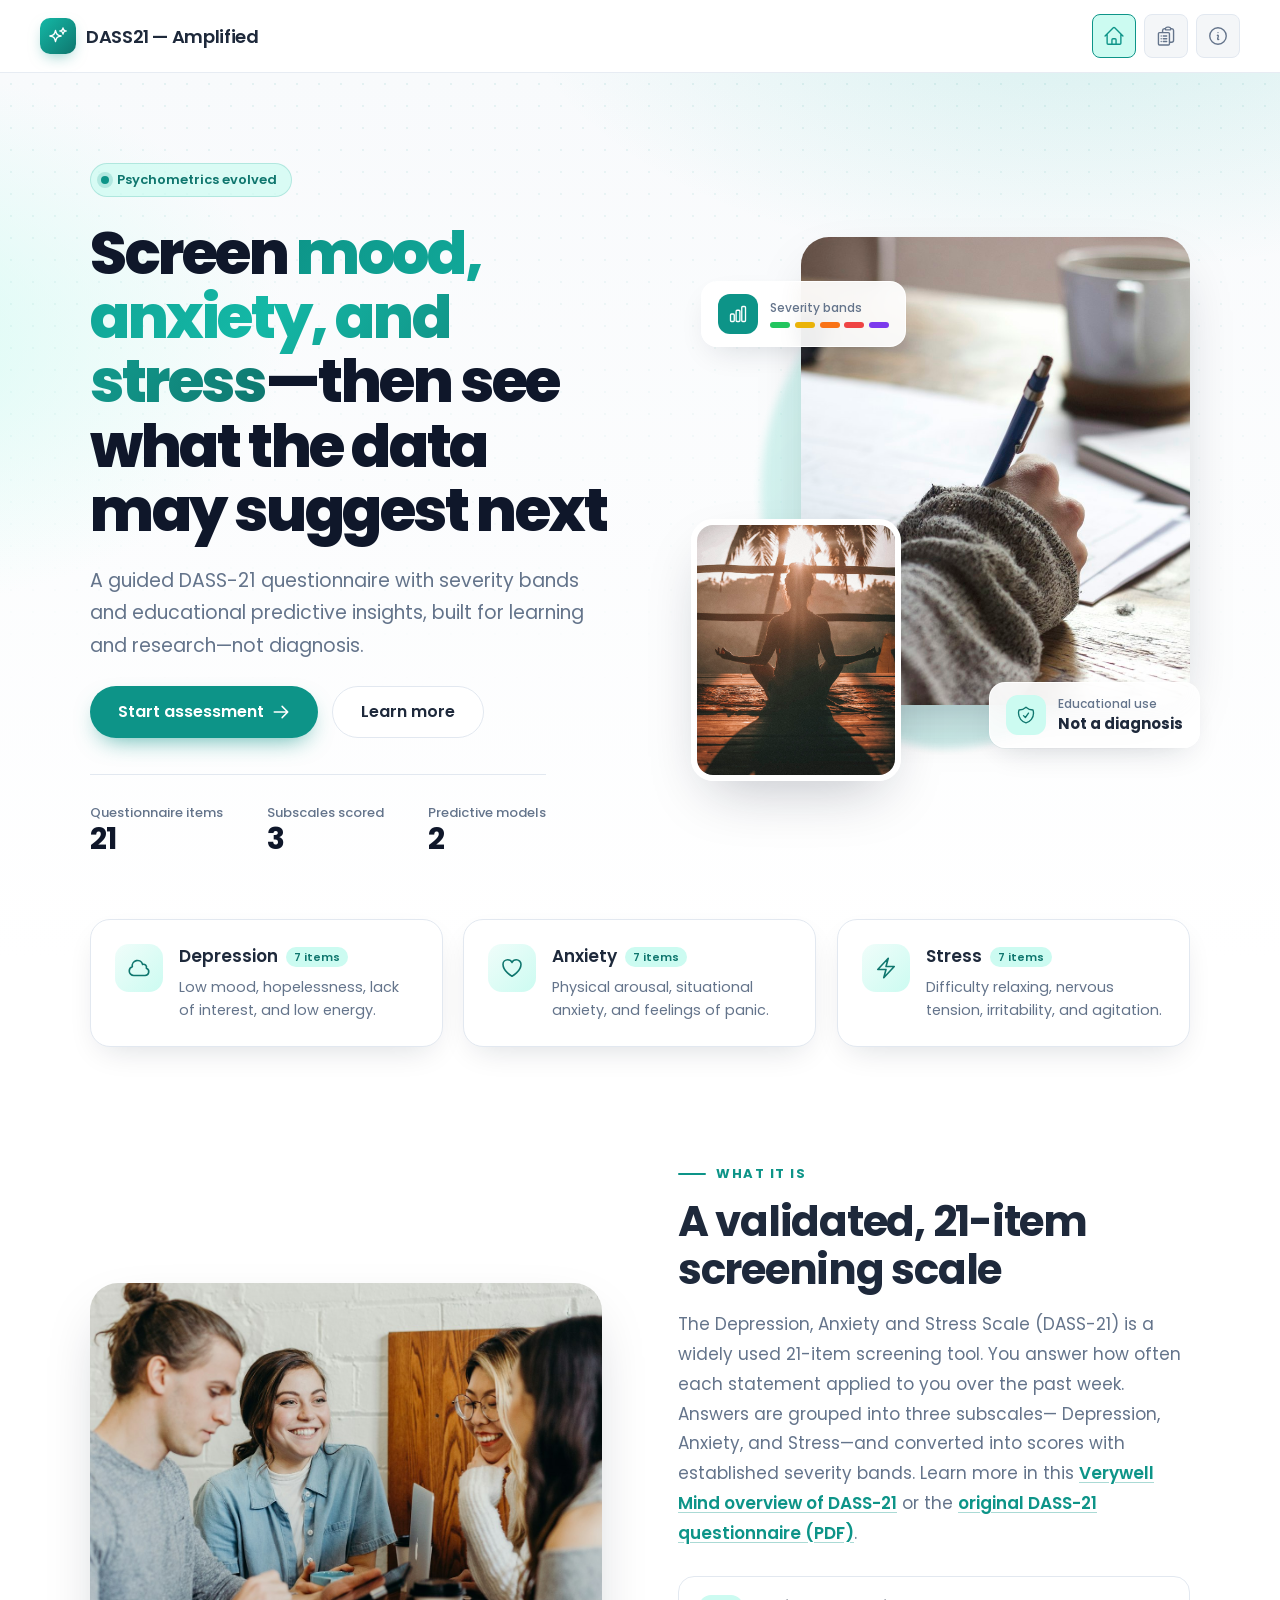
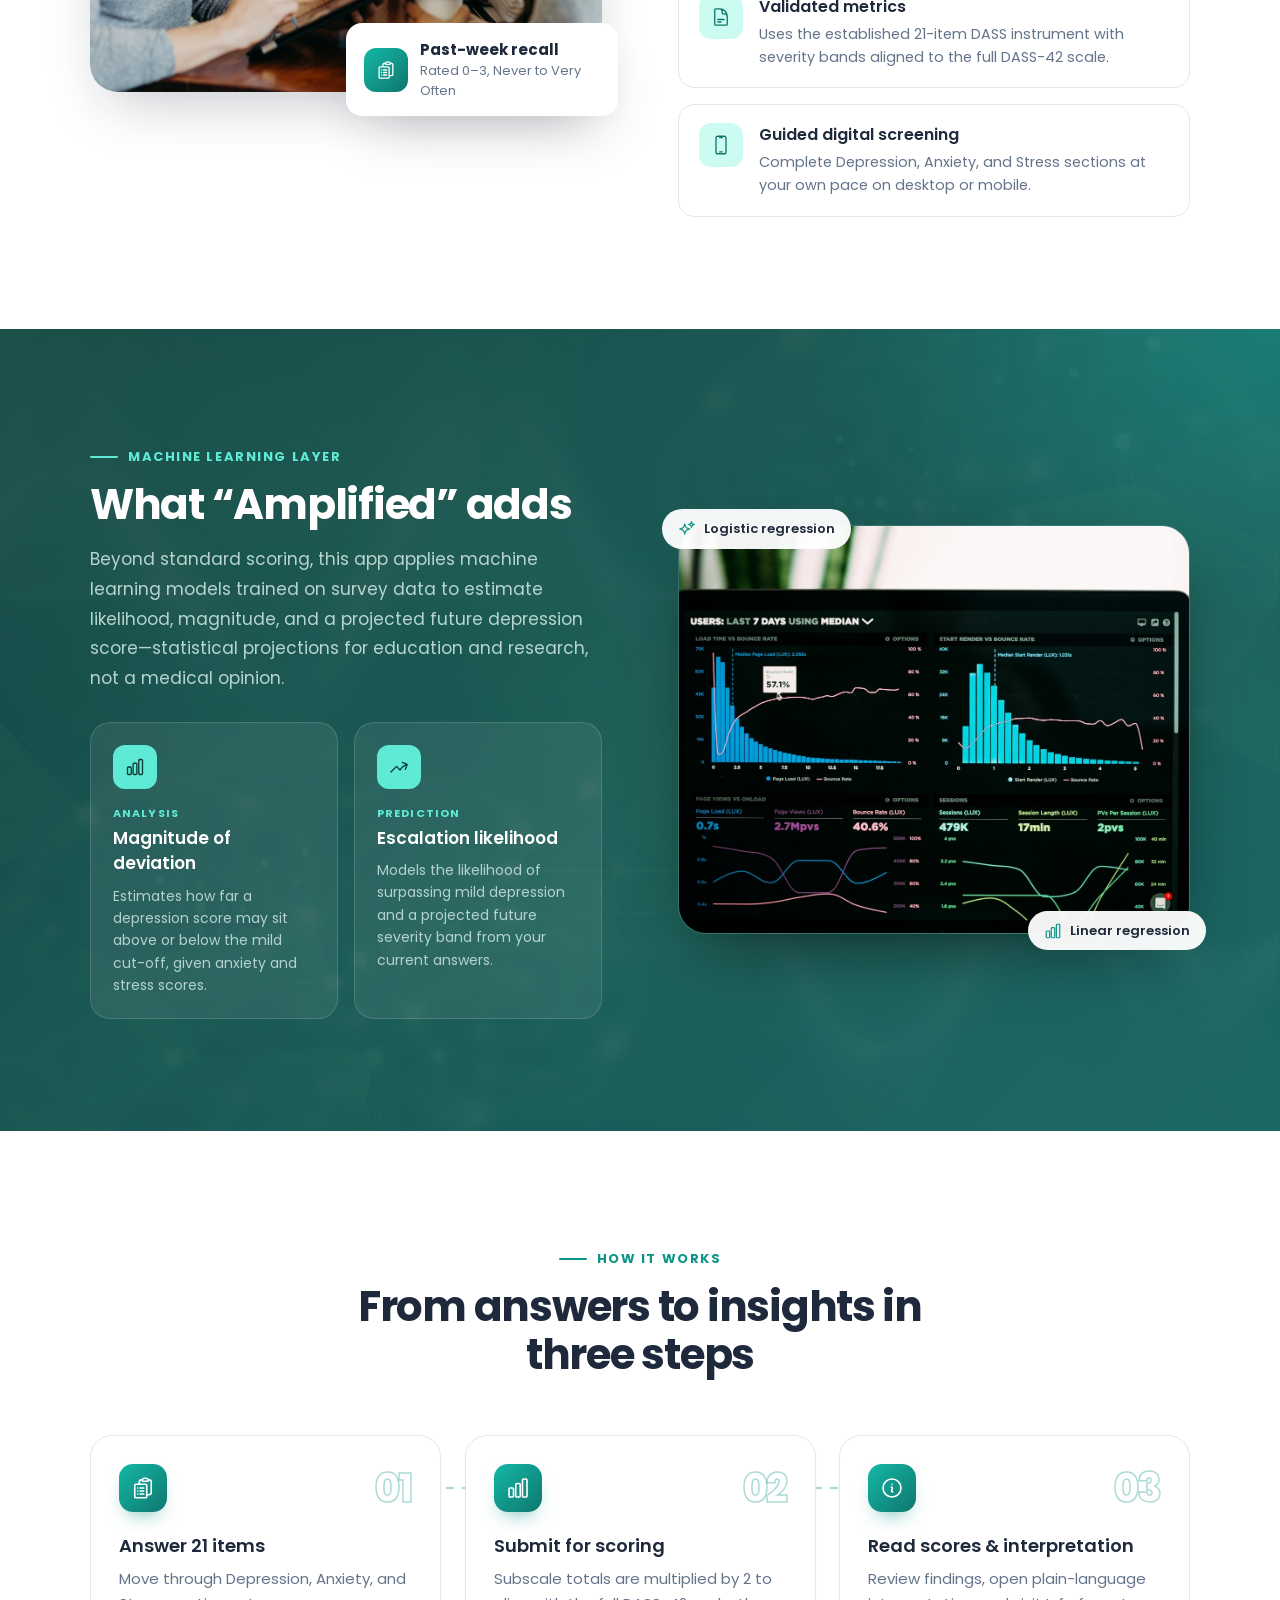
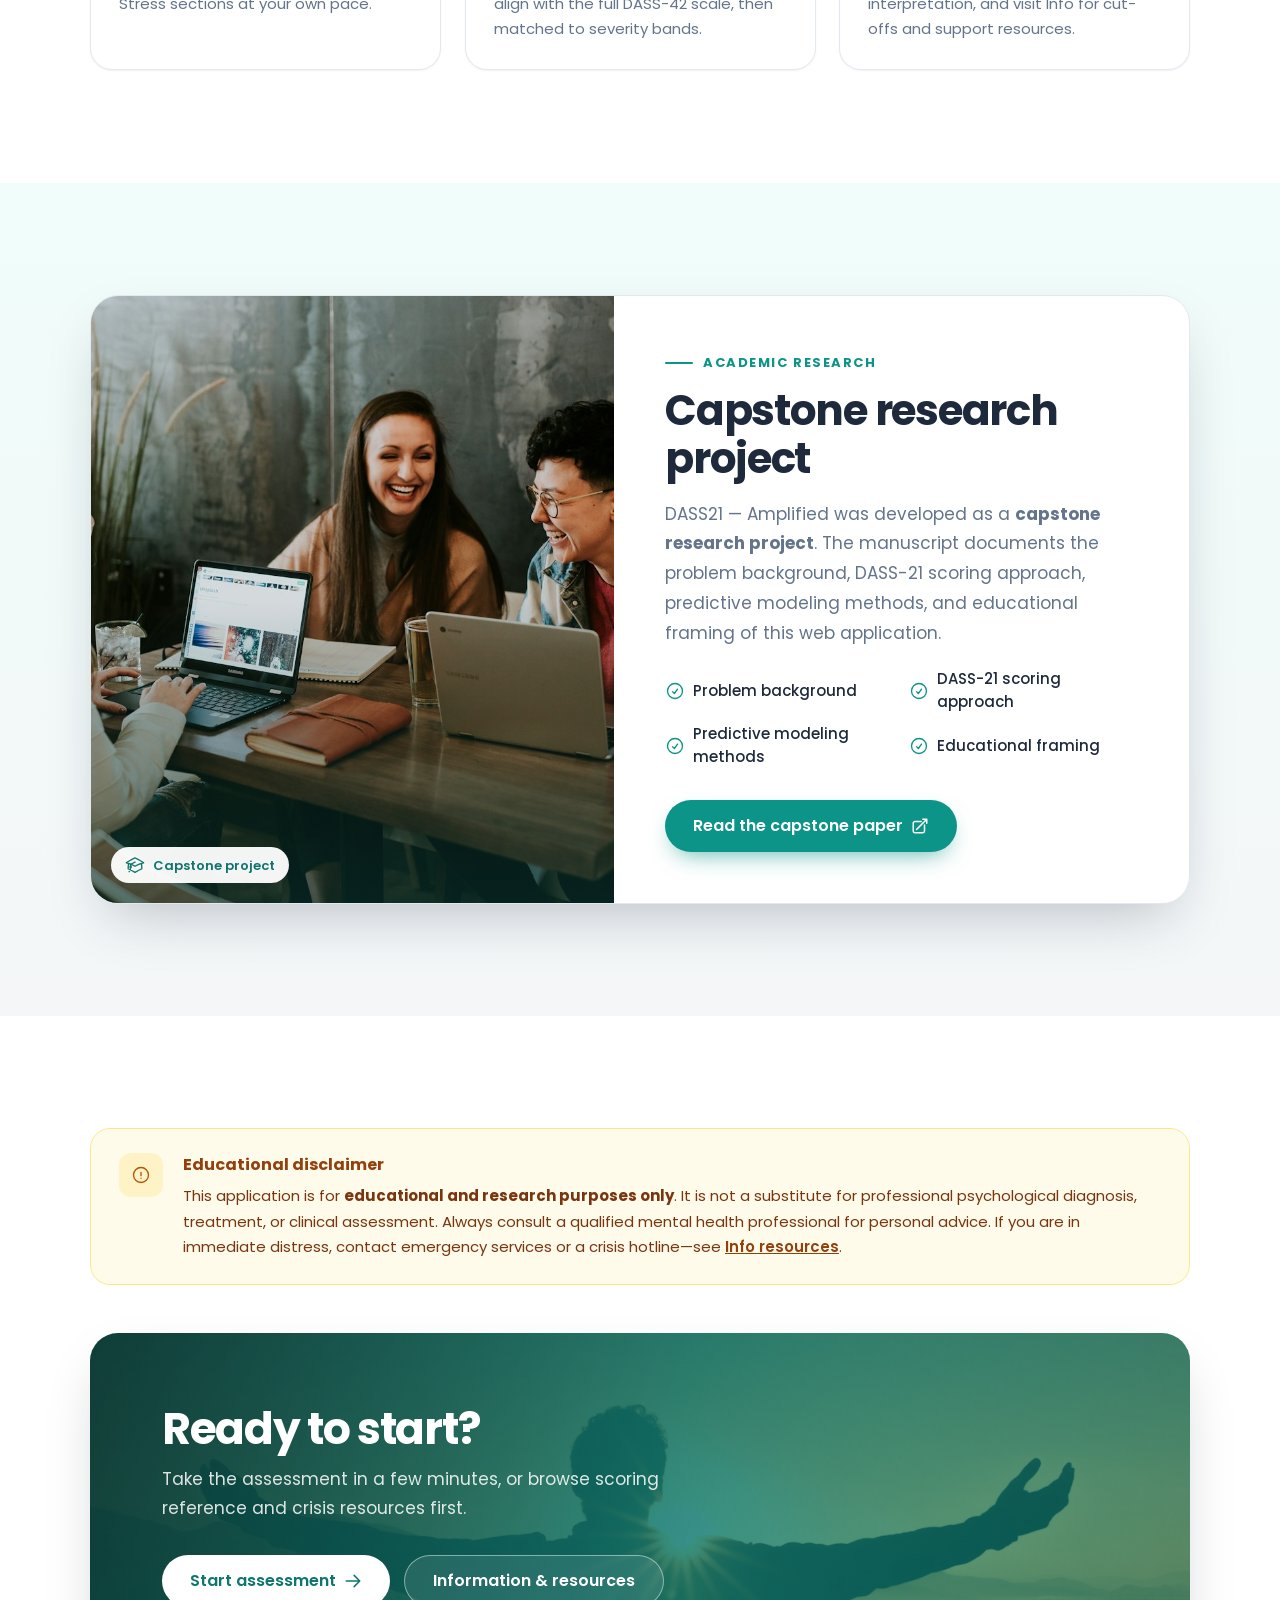
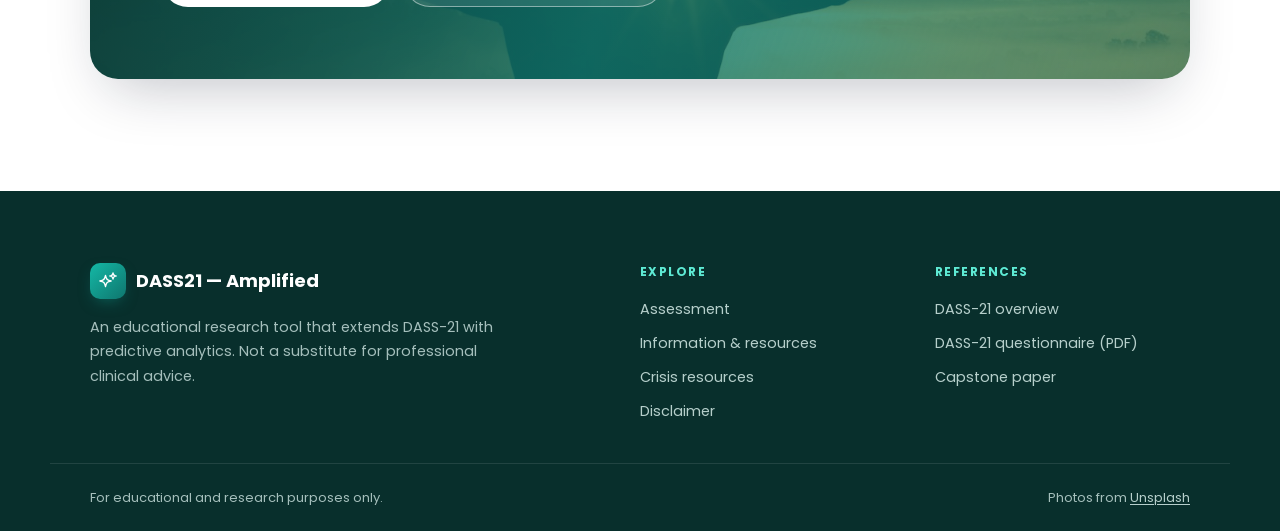
<file: templates/index.html>
<!DOCTYPE html>
<html lang="en">
  <head>
    <meta charset="UTF-8" />
    <meta name="viewport" content="width=device-width, initial-scale=1.0" />
    <title>DASS21 — Amplified</title>
    <link rel="icon" href="/static/assets/dass-icon.ico" type="image/x-icon" />
    <link rel="stylesheet" href="/static/style/landing.css" />
    <link rel="preconnect" href="https://fonts.googleapis.com" />
    <link rel="preconnect" href="https://fonts.gstatic.com" crossorigin />
    <link
      href="https://fonts.googleapis.com/css2?family=Poppins:ital,wght@0,400;0,500;0,600;0,700;0,800&display=swap"
      rel="stylesheet"
    />
  </head>
  <body class="landing-body">
    <!-- Icons: Heroicons v2.2.0 (MIT) -->
    <svg xmlns="http://www.w3.org/2000/svg" class="icon-sprite" aria-hidden="true">
      <symbol id="i-arrow" viewBox="0 0 24 24"><path d="M13.5 4.5 21 12m0 0-7.5 7.5M21 12H3" /></symbol>
      <symbol id="i-external" viewBox="0 0 24 24"><path d="M13.5 6H5.25A2.25 2.25 0 0 0 3 8.25v10.5A2.25 2.25 0 0 0 5.25 21h10.5A2.25 2.25 0 0 0 18 18.75V10.5m-10.5 6L21 3m0 0h-5.25M21 3v5.25" /></symbol>
      <symbol id="i-check" viewBox="0 0 24 24"><path d="M9 12.75 11.25 15 15 9.75M21 12a9 9 0 1 1-18 0 9 9 0 0 1 18 0Z" /></symbol>
      <symbol id="i-shield" viewBox="0 0 24 24"><path d="M9 12.75 11.25 15 15 9.75m-3-7.036A11.959 11.959 0 0 1 3.598 6 11.99 11.99 0 0 0 3 9.749c0 5.592 3.824 10.29 9 11.623 5.176-1.332 9-6.03 9-11.622 0-1.31-.21-2.571-.598-3.751h-.152c-3.196 0-6.1-1.248-8.25-3.285Z" /></symbol>
      <symbol id="i-sparkles" viewBox="0 0 24 24"><path d="M9.813 15.904 9 18.75l-.813-2.846a4.5 4.5 0 0 0-3.09-3.09L2.25 12l2.846-.813a4.5 4.5 0 0 0 3.09-3.09L9 5.25l.813 2.846a4.5 4.5 0 0 0 3.09 3.09L15.75 12l-2.846.813a4.5 4.5 0 0 0-3.09 3.09ZM18.259 8.715 18 9.75l-.259-1.035a3.375 3.375 0 0 0-2.455-2.456L14.25 6l1.036-.259a3.375 3.375 0 0 0 2.455-2.456L18 2.25l.259 1.035a3.375 3.375 0 0 0 2.456 2.456L21.75 6l-1.035.259a3.375 3.375 0 0 0-2.456 2.456Z" /></symbol>
      <symbol id="i-cloud" viewBox="0 0 24 24"><path d="M2.25 15a4.5 4.5 0 0 0 4.5 4.5H18a3.75 3.75 0 0 0 1.332-7.257 3 3 0 0 0-3.758-3.848 5.25 5.25 0 0 0-10.233 2.33A4.502 4.502 0 0 0 2.25 15Z" /></symbol>
      <symbol id="i-heart" viewBox="0 0 24 24"><path d="M21 8.25c0-2.485-2.099-4.5-4.688-4.5-1.935 0-3.597 1.126-4.312 2.733-.715-1.607-2.377-2.733-4.313-2.733C5.1 3.75 3 5.765 3 8.25c0 7.22 9 12 9 12s9-4.78 9-12Z" /></symbol>
      <symbol id="i-bolt" viewBox="0 0 24 24"><path d="m3.75 13.5 10.5-11.25L12 10.5h8.25L9.75 21.75 12 13.5H3.75Z" /></symbol>
      <symbol id="i-clipboard" viewBox="0 0 24 24"><path d="M9 12h3.75M9 15h3.75M9 18h3.75m3 .75H18a2.25 2.25 0 0 0 2.25-2.25V6.108c0-1.135-.845-2.098-1.976-2.192a48.424 48.424 0 0 0-1.123-.08m-5.801 0c-.065.21-.1.433-.1.664 0 .414.336.75.75.75h4.5a.75.75 0 0 0 .75-.75 2.25 2.25 0 0 0-.1-.664m-5.8 0A2.251 2.251 0 0 1 13.5 2.25H15c1.012 0 1.867.668 2.15 1.586m-5.8 0c-.376.023-.75.05-1.124.08C9.095 4.01 8.25 4.973 8.25 6.108V8.25m0 0H4.875c-.621 0-1.125.504-1.125 1.125v11.25c0 .621.504 1.125 1.125 1.125h9.75c.621 0 1.125-.504 1.125-1.125V9.375c0-.621-.504-1.125-1.125-1.125H8.25ZM6.75 12h.008v.008H6.75V12Zm0 3h.008v.008H6.75V15Zm0 3h.008v.008H6.75V18Z" /></symbol>
      <symbol id="i-chart" viewBox="0 0 24 24"><path d="M3 13.125C3 12.504 3.504 12 4.125 12h2.25c.621 0 1.125.504 1.125 1.125v6.75C7.5 20.496 6.996 21 6.375 21h-2.25A1.125 1.125 0 0 1 3 19.875v-6.75ZM9.75 8.625c0-.621.504-1.125 1.125-1.125h2.25c.621 0 1.125.504 1.125 1.125v11.25c0 .621-.504 1.125-1.125 1.125h-2.25a1.125 1.125 0 0 1-1.125-1.125V8.625ZM16.5 4.125c0-.621.504-1.125 1.125-1.125h2.25C20.496 3 21 3.504 21 4.125v15.75c0 .621-.504 1.125-1.125 1.125h-2.25a1.125 1.125 0 0 1-1.125-1.125V4.125Z" /></symbol>
      <symbol id="i-trend" viewBox="0 0 24 24"><path d="M2.25 18 9 11.25l4.306 4.306a11.95 11.95 0 0 1 5.814-5.518l2.74-1.22m0 0-5.94-2.281m5.94 2.28-2.28 5.941" /></symbol>
      <symbol id="i-doc" viewBox="0 0 24 24"><path d="M19.5 14.25v-2.625a3.375 3.375 0 0 0-3.375-3.375h-1.5A1.125 1.125 0 0 1 13.5 7.125v-1.5a3.375 3.375 0 0 0-3.375-3.375H8.25m0 12.75h7.5m-7.5 3H12M10.5 2.25H5.625c-.621 0-1.125.504-1.125 1.125v17.25c0 .621.504 1.125 1.125 1.125h12.75c.621 0 1.125-.504 1.125-1.125V11.25a9 9 0 0 0-9-9Z" /></symbol>
      <symbol id="i-info" viewBox="0 0 24 24"><path d="m11.25 11.25.041-.02a.75.75 0 0 1 1.063.852l-.708 2.836a.75.75 0 0 0 1.063.853l.041-.021M21 12a9 9 0 1 1-18 0 9 9 0 0 1 18 0Zm-9-3.75h.008v.008H12V8.25Z" /></symbol>
      <symbol id="i-warning" viewBox="0 0 24 24"><path d="M12 9v3.75m9-.75a9 9 0 1 1-18 0 9 9 0 0 1 18 0Zm-9 3.75h.008v.008H12v-.008Z" /></symbol>
      <symbol id="i-cap" viewBox="0 0 24 24"><path d="M4.26 10.147a60.438 60.438 0 0 0-.491 6.347A48.62 48.62 0 0 1 12 20.904a48.62 48.62 0 0 1 8.232-4.41 60.46 60.46 0 0 0-.491-6.347m-15.482 0a50.57 50.57 0 0 0-2.658-.813A59.905 59.905 0 0 1 12 3.493a59.902 59.902 0 0 1 10.399 5.84c-.908.217-1.805.494-2.658.814m-15.482 0A50.697 50.697 0 0 1 12 13.489a50.702 50.702 0 0 1 7.74-3.342M6.75 15a.75.75 0 1 0 0-1.5.75.75 0 0 0 0 1.5Zm0 0v-3.675A55.378 55.378 0 0 1 12 8.443m-7.007 11.55A5.981 5.981 0 0 0 6.75 15.75v-1.5" /></symbol>
      <symbol id="i-device" viewBox="0 0 24 24"><path d="M10.5 1.5H8.25A2.25 2.25 0 0 0 6 3.75v16.5a2.25 2.25 0 0 0 2.25 2.25h7.5A2.25 2.25 0 0 0 18 20.25V3.75a2.25 2.25 0 0 0-2.25-2.25H13.5m-3 0V3h3V1.5m-3 0h3m-3 18.75h3" /></symbol>
    </svg>

    <header class="app-header landing-header">
      <a class="landing-brand" href="/" aria-label="DASS21 — Amplified home">
        <span class="landing-brand__mark" aria-hidden="true">
          <svg><use href="#i-sparkles" /></svg>
        </span>
        <span class="app-header__title">DASS21 — Amplified</span>
      </a>
      <nav class="nav-actions" aria-label="Main navigation">
        <a href="/" title="Home" aria-label="Home" aria-current="page">
          <svg
            xmlns="http://www.w3.org/2000/svg"
            fill="none"
            viewBox="0 0 24 24"
            stroke-width="1.5"
            stroke="currentColor"
            aria-hidden="true"
          >
            <path
              stroke-linecap="round"
              stroke-linejoin="round"
              d="m2.25 12 8.954-8.955c.44-.439 1.152-.439 1.591 0L21.75 12M4.5 9.75v10.125c0 .621.504 1.125 1.125 1.125H9.75v-4.875c0-.621.504-1.125 1.125-1.125h2.25c.621 0 1.125.504 1.125 1.125V21h4.125c.621 0 1.125-.504 1.125-1.125V9.75M8.25 21h8.25"
            />
          </svg>
        </a>
        <a href="/test" title="Assessment" aria-label="Assessment">
          <svg
            xmlns="http://www.w3.org/2000/svg"
            fill="none"
            viewBox="0 0 24 24"
            stroke-width="1.5"
            stroke="currentColor"
            aria-hidden="true"
          >
            <path
              stroke-linecap="round"
              stroke-linejoin="round"
              d="M9 12h3.75M9 15h3.75M9 18h3.75m3 .75H18a2.25 2.25 0 0 0 2.25-2.25V6.108c0-1.135-.845-2.098-1.976-2.192a48.424 48.424 0 0 0-1.123-.08m-5.801 0c-.065.21-.1.433-.1.664 0 .414.336.75.75.75h4.5a.75.75 0 0 0 .75-.75 2.25 2.25 0 0 0-.1-.664m-5.8 0A2.251 2.251 0 0 1 13.5 2.25H15c1.012 0 1.867.668 2.15 1.586m-5.8 0c-.376.023-.75.05-1.124.08C9.095 4.01 8.25 4.973 8.25 6.108V8.25m0 0H4.875c-.621 0-1.125.504-1.125 1.125v11.25c0 .621.504 1.125 1.125 1.125h9.75c.621 0 1.125-.504 1.125-1.125V9.375c0-.621-.504-1.125-1.125-1.125H8.25ZM6.75 12h.008v.008H6.75V12Zm0 3h.008v.008H6.75V15Zm0 3h.008v.008H6.75V18Z"
            />
          </svg>
        </a>
        <a href="/info" title="Information and resources" aria-label="Information">
          <svg
            xmlns="http://www.w3.org/2000/svg"
            fill="none"
            viewBox="0 0 24 24"
            stroke-width="1.5"
            stroke="currentColor"
            aria-hidden="true"
          >
            <path
              stroke-linecap="round"
              stroke-linejoin="round"
              d="m11.25 11.25.041-.02a.75.75 0 0 1 1.063.852l-.708 2.836a.75.75 0 0 0 1.063.853l.041-.021M21 12a9 9 0 1 1-18 0 9 9 0 0 1 18 0Zm-9-3.75h.008v.008H12V8.25Z"
            />
          </svg>
        </a>
      </nav>
    </header>

    <main>
      <!-- Hero -->
      <section class="lp-hero" aria-labelledby="landing-headline">
        <div class="lp-container lp-hero__grid">
          <div class="lp-hero__copy" data-animate-stagger data-animate="fade">
            <p class="lp-pill" data-animate-child>
              <span class="lp-pill__dot" aria-hidden="true"></span>
              Psychometrics evolved
            </p>
            <h1 id="landing-headline" class="lp-hero__headline" data-animate-child>
              Screen <span class="lp-gradient-text">mood, anxiety, and stress</span>—then
              see what the data may suggest next
            </h1>
            <p class="lp-hero__lede" data-animate-child>
              A guided DASS-21 questionnaire with severity bands and educational
              predictive insights, built for learning and research—not diagnosis.
            </p>
            <div class="lp-hero__ctas" data-animate-child>
              <a class="btn btn--primary btn--pill btn--lg" href="/test">
                Start assessment
                <svg class="btn__icon" aria-hidden="true"><use href="#i-arrow" /></svg>
              </a>
              <a class="btn btn--outline btn--pill btn--lg" href="/info">Learn more</a>
            </div>
            <dl class="lp-hero__stats" data-animate-child>
              <div>
                <dt>21</dt>
                <dd>Questionnaire items</dd>
              </div>
              <div>
                <dt>3</dt>
                <dd>Subscales scored</dd>
              </div>
              <div>
                <dt>2</dt>
                <dd>Predictive models</dd>
              </div>
            </dl>
          </div>

          <div class="lp-hero__visual" data-animate="scale" data-animate-delay="120">
            <div class="lp-hero__blob" aria-hidden="true"></div>
            <figure class="lp-hero__photo lp-hero__photo--main">
              <img
                src="/static/assets/stock/notes.jpg"
                alt="Person writing notes on paper at a wooden desk"
                width="1024"
                height="682"
                decoding="async"
                fetchpriority="high"
              />
            </figure>
            <figure class="lp-hero__photo lp-hero__photo--inset">
              <img
                src="/static/assets/stock/meditation.jpg"
                alt="Person meditating on a wooden deck at sunrise"
                width="881"
                height="1024"
                decoding="async"
              />
            </figure>

            <div class="lp-float lp-float--top" aria-hidden="true">
              <span class="lp-float__icon"><svg><use href="#i-chart" /></svg></span>
              <div>
                <p class="lp-float__label">Severity bands</p>
                <p class="lp-float__dots">
                  <span style="--c: var(--sev-normal)"></span>
                  <span style="--c: var(--sev-mild)"></span>
                  <span style="--c: var(--sev-moderate)"></span>
                  <span style="--c: var(--sev-severe)"></span>
                  <span style="--c: var(--sev-extreme)"></span>
                </p>
              </div>
            </div>
            <div class="lp-float lp-float--bottom" aria-hidden="true">
              <span class="lp-float__icon lp-float__icon--soft"><svg><use href="#i-shield" /></svg></span>
              <div>
                <p class="lp-float__label">Educational use</p>
                <p class="lp-float__value">Not a diagnosis</p>
              </div>
            </div>
          </div>
        </div>
      </section>

      <!-- Subscales -->
      <section class="lp-section lp-section--tight" aria-labelledby="subscales">
        <div class="lp-container">
          <h2 id="subscales" class="visually-hidden">The three DASS-21 subscales</h2>
          <div class="lp-subscales" data-animate-stagger data-animate="fade">
            <article class="lp-subscale" data-animate-child>
              <span class="lp-subscale__icon"><svg aria-hidden="true"><use href="#i-cloud" /></svg></span>
              <div>
                <h3>Depression <span>7 items</span></h3>
                <p>Low mood, hopelessness, lack of interest, and low energy.</p>
              </div>
            </article>
            <article class="lp-subscale" data-animate-child>
              <span class="lp-subscale__icon"><svg aria-hidden="true"><use href="#i-heart" /></svg></span>
              <div>
                <h3>Anxiety <span>7 items</span></h3>
                <p>Physical arousal, situational anxiety, and feelings of panic.</p>
              </div>
            </article>
            <article class="lp-subscale" data-animate-child>
              <span class="lp-subscale__icon"><svg aria-hidden="true"><use href="#i-bolt" /></svg></span>
              <div>
                <h3>Stress <span>7 items</span></h3>
                <p>Difficulty relaxing, nervous tension, irritability, and agitation.</p>
              </div>
            </article>
          </div>
        </div>
      </section>

      <!-- What it is -->
      <section class="lp-section" aria-labelledby="what-it-is">
        <div class="lp-container lp-split">
          <div class="lp-split__media" data-animate="scale">
            <figure class="lp-photo-card">
              <img
                src="/static/assets/stock/friends-talk.jpg"
                alt="Group of young adults talking and smiling around a table"
                width="1024"
                height="682"
                decoding="async"
                loading="lazy"
              />
            </figure>
            <div class="lp-photo-badge">
              <span class="lp-photo-badge__icon"><svg aria-hidden="true"><use href="#i-clipboard" /></svg></span>
              <div>
                <p class="lp-photo-badge__title">Past-week recall</p>
                <p class="lp-photo-badge__text">Rated 0–3, Never to Very Often</p>
              </div>
            </div>
          </div>

          <div class="lp-split__body" data-animate data-animate-delay="80">
            <p class="lp-eyebrow">What it is</p>
            <h2 id="what-it-is" class="lp-title">A validated, 21-item screening scale</h2>
            <p class="lp-lede">
              The Depression, Anxiety and Stress Scale (DASS-21) is a widely used
              21-item screening tool. You answer how often each statement applied
              to you over the past week. Answers are grouped into three subscales—
              Depression, Anxiety, and Stress—and converted into scores with
              established severity bands. Learn more in this
              <a
                class="landing-link"
                href="https://www.verywellmind.com/dass-21-depression-anxiety-scale-8697715"
                target="_blank"
                rel="noopener noreferrer"
                >Verywell Mind overview of DASS-21</a
              >
              or the
              <a
                class="landing-link"
                href="https://maic.qld.gov.au/wp-content/uploads/2016/07/DASS-21.pdf"
                target="_blank"
                rel="noopener noreferrer"
                >original DASS-21 questionnaire (PDF)</a
              >.
            </p>
            <ul class="lp-feature-list">
              <li>
                <span class="lp-feature-list__icon"><svg aria-hidden="true"><use href="#i-doc" /></svg></span>
                <div>
                  <h3>Validated metrics</h3>
                  <p>
                    Uses the established 21-item DASS instrument with severity
                    bands aligned to the full DASS-42 scale.
                  </p>
                </div>
              </li>
              <li>
                <span class="lp-feature-list__icon"><svg aria-hidden="true"><use href="#i-device" /></svg></span>
                <div>
                  <h3>Guided digital screening</h3>
                  <p>
                    Complete Depression, Anxiety, and Stress sections at your own
                    pace on desktop or mobile.
                  </p>
                </div>
              </li>
            </ul>
          </div>
        </div>
      </section>

      <!-- What Amplified adds -->
      <section class="lp-section lp-dark" aria-labelledby="amplified">
        <div class="lp-container lp-split lp-split--reverse">
          <div class="lp-split__body" data-animate>
            <p class="lp-eyebrow lp-eyebrow--light">Machine learning layer</p>
            <h2 id="amplified" class="lp-title">What “Amplified” adds</h2>
            <p class="lp-lede">
              Beyond standard scoring, this app applies machine learning models
              trained on survey data to estimate likelihood, magnitude, and a
              projected future depression score—statistical projections for
              education and research, not a medical opinion.
            </p>
            <div class="lp-glass-grid" data-animate-stagger data-animate="fade">
              <article class="lp-glass" data-animate-child>
                <span class="lp-glass__icon"><svg aria-hidden="true"><use href="#i-chart" /></svg></span>
                <p class="lp-glass__label">Analysis</p>
                <h3>Magnitude of deviation</h3>
                <p>
                  Estimates how far a depression score may sit above or below the
                  mild cut-off, given anxiety and stress scores.
                </p>
              </article>
              <article class="lp-glass" data-animate-child>
                <span class="lp-glass__icon"><svg aria-hidden="true"><use href="#i-trend" /></svg></span>
                <p class="lp-glass__label">Prediction</p>
                <h3>Escalation likelihood</h3>
                <p>
                  Models the likelihood of surpassing mild depression and a
                  projected future severity band from your current answers.
                </p>
              </article>
            </div>
          </div>

          <div class="lp-split__media" data-animate="scale" data-animate-delay="100">
            <figure class="lp-photo-card lp-photo-card--dark">
              <img
                src="/static/assets/stock/analytics.jpg"
                alt="Laptop screen showing charts and data analytics"
                width="1024"
                height="682"
                decoding="async"
                loading="lazy"
              />
            </figure>
            <div class="lp-chip lp-chip--a">
              <svg aria-hidden="true"><use href="#i-sparkles" /></svg>
              Logistic regression
            </div>
            <div class="lp-chip lp-chip--b">
              <svg aria-hidden="true"><use href="#i-chart" /></svg>
              Linear regression
            </div>
          </div>
        </div>
      </section>

      <!-- How it works -->
      <section class="lp-section" aria-labelledby="how-it-works">
        <div class="lp-container">
          <header class="lp-section-head" data-animate>
            <p class="lp-eyebrow">How it works</p>
            <h2 id="how-it-works" class="lp-title">From answers to insights in three steps</h2>
          </header>
          <ol class="lp-steps" data-animate-stagger data-animate="fade">
            <li class="lp-step" data-animate-child>
              <div class="lp-step__top">
                <span class="lp-step__icon"><svg aria-hidden="true"><use href="#i-clipboard" /></svg></span>
                <span class="lp-step__num" aria-hidden="true">01</span>
              </div>
              <h3>Answer 21 items</h3>
              <p>
                Move through Depression, Anxiety, and Stress sections at your own
                pace.
              </p>
            </li>
            <li class="lp-step" data-animate-child>
              <div class="lp-step__top">
                <span class="lp-step__icon"><svg aria-hidden="true"><use href="#i-chart" /></svg></span>
                <span class="lp-step__num" aria-hidden="true">02</span>
              </div>
              <h3>Submit for scoring</h3>
              <p>
                Subscale totals are multiplied by 2 to align with the full DASS-42
                scale, then matched to severity bands.
              </p>
            </li>
            <li class="lp-step" data-animate-child>
              <div class="lp-step__top">
                <span class="lp-step__icon"><svg aria-hidden="true"><use href="#i-info" /></svg></span>
                <span class="lp-step__num" aria-hidden="true">03</span>
              </div>
              <h3>Read scores &amp; interpretation</h3>
              <p>
                Review findings, open plain-language interpretation, and visit Info
                for cut-offs and support resources.
              </p>
            </li>
          </ol>
        </div>
      </section>

      <!-- Capstone / research -->
      <section class="lp-section lp-section--soft" aria-labelledby="research">
        <div class="lp-container">
          <div class="lp-research" data-animate="scale">
            <figure class="lp-research__media">
              <img
                src="/static/assets/stock/students.jpg"
                alt="Students collaborating with laptops around a table"
                width="1024"
                height="682"
                decoding="async"
                loading="lazy"
              />
              <span class="lp-research__tag">
                <svg aria-hidden="true"><use href="#i-cap" /></svg>
                Capstone project
              </span>
            </figure>
            <div class="lp-research__body">
              <p class="lp-eyebrow">Academic research</p>
              <h2 id="research" class="lp-title">Capstone research project</h2>
              <p class="lp-lede">
                DASS21 — Amplified was developed as a
                <strong>capstone research project</strong>. The manuscript
                documents the problem background, DASS-21 scoring approach,
                predictive modeling methods, and educational framing of this web
                application.
              </p>
              <ul class="lp-checks">
                <li><svg aria-hidden="true"><use href="#i-check" /></svg>Problem background</li>
                <li><svg aria-hidden="true"><use href="#i-check" /></svg>DASS-21 scoring approach</li>
                <li><svg aria-hidden="true"><use href="#i-check" /></svg>Predictive modeling methods</li>
                <li><svg aria-hidden="true"><use href="#i-check" /></svg>Educational framing</li>
              </ul>
              <a
                class="btn btn--primary btn--pill btn--lg"
                href="https://drive.google.com/file/d/13PY06vwiHPH1EmCPBWGdG1zAdgJUNrQC/view?usp=sharing"
                target="_blank"
                rel="noopener noreferrer"
              >
                Read the capstone paper
                <svg class="btn__icon" aria-hidden="true"><use href="#i-external" /></svg>
              </a>
            </div>
          </div>
        </div>
      </section>

      <!-- Disclaimer + final CTA -->
      <section class="lp-section" aria-labelledby="final-cta">
        <div class="lp-container lp-stack">
          <aside class="lp-disclaimer" aria-labelledby="disclaimer" data-animate>
            <span class="lp-disclaimer__icon"><svg aria-hidden="true"><use href="#i-warning" /></svg></span>
            <div>
              <h2 id="disclaimer">Educational disclaimer</h2>
              <p>
                This application is for
                <strong>educational and research purposes only</strong>. It is not
                a substitute for professional psychological diagnosis, treatment,
                or clinical assessment. Always consult a qualified mental health
                professional for personal advice. If you are in immediate
                distress, contact emergency services or a crisis hotline—see
                <a href="/info#crisis">Info resources</a>.
              </p>
            </div>
          </aside>

          <div class="lp-cta" data-animate="scale">
            <div class="lp-cta__content">
              <h2 id="final-cta">Ready to start?</h2>
              <p>
                Take the assessment in a few minutes, or browse scoring reference
                and crisis resources first.
              </p>
              <div class="lp-cta__actions">
                <a class="btn btn--on-dark btn--pill btn--lg" href="/test">
                  Start assessment
                  <svg class="btn__icon" aria-hidden="true"><use href="#i-arrow" /></svg>
                </a>
                <a class="btn btn--ghost-dark btn--pill btn--lg" href="/info">
                  Information &amp; resources
                </a>
              </div>
            </div>
          </div>
        </div>
      </section>
    </main>

    <footer class="lp-footer">
      <div class="lp-container lp-footer__grid">
        <div class="lp-footer__about">
          <p class="lp-footer__brand">
            <span class="landing-brand__mark" aria-hidden="true">
              <svg><use href="#i-sparkles" /></svg>
            </span>
            DASS21 — Amplified
          </p>
          <p>
            An educational research tool that extends DASS-21 with predictive
            analytics. Not a substitute for professional clinical advice.
          </p>
        </div>
        <nav aria-label="Footer">
          <p class="lp-footer__heading">Explore</p>
          <ul>
            <li><a href="/test">Assessment</a></li>
            <li><a href="/info">Information &amp; resources</a></li>
            <li><a href="/info#crisis">Crisis resources</a></li>
            <li><a href="/info#disclaimer">Disclaimer</a></li>
          </ul>
        </nav>
        <nav aria-label="References">
          <p class="lp-footer__heading">References</p>
          <ul>
            <li>
              <a
                href="https://www.verywellmind.com/dass-21-depression-anxiety-scale-8697715"
                target="_blank"
                rel="noopener noreferrer"
                >DASS-21 overview</a
              >
            </li>
            <li>
              <a
                href="https://maic.qld.gov.au/wp-content/uploads/2016/07/DASS-21.pdf"
                target="_blank"
                rel="noopener noreferrer"
                >DASS-21 questionnaire (PDF)</a
              >
            </li>
            <li>
              <a
                href="https://drive.google.com/file/d/13PY06vwiHPH1EmCPBWGdG1zAdgJUNrQC/view?usp=sharing"
                target="_blank"
                rel="noopener noreferrer"
                >Capstone paper</a
              >
            </li>
          </ul>
        </nav>
      </div>
      <div class="lp-container lp-footer__bottom">
        <p>For educational and research purposes only.</p>
        <p>Photos from <a href="https://unsplash.com" target="_blank" rel="noopener noreferrer">Unsplash</a></p>
      </div>
    </footer>
    <script src="/static/js/animate.js"></script>
  </body>
</html>
</file>
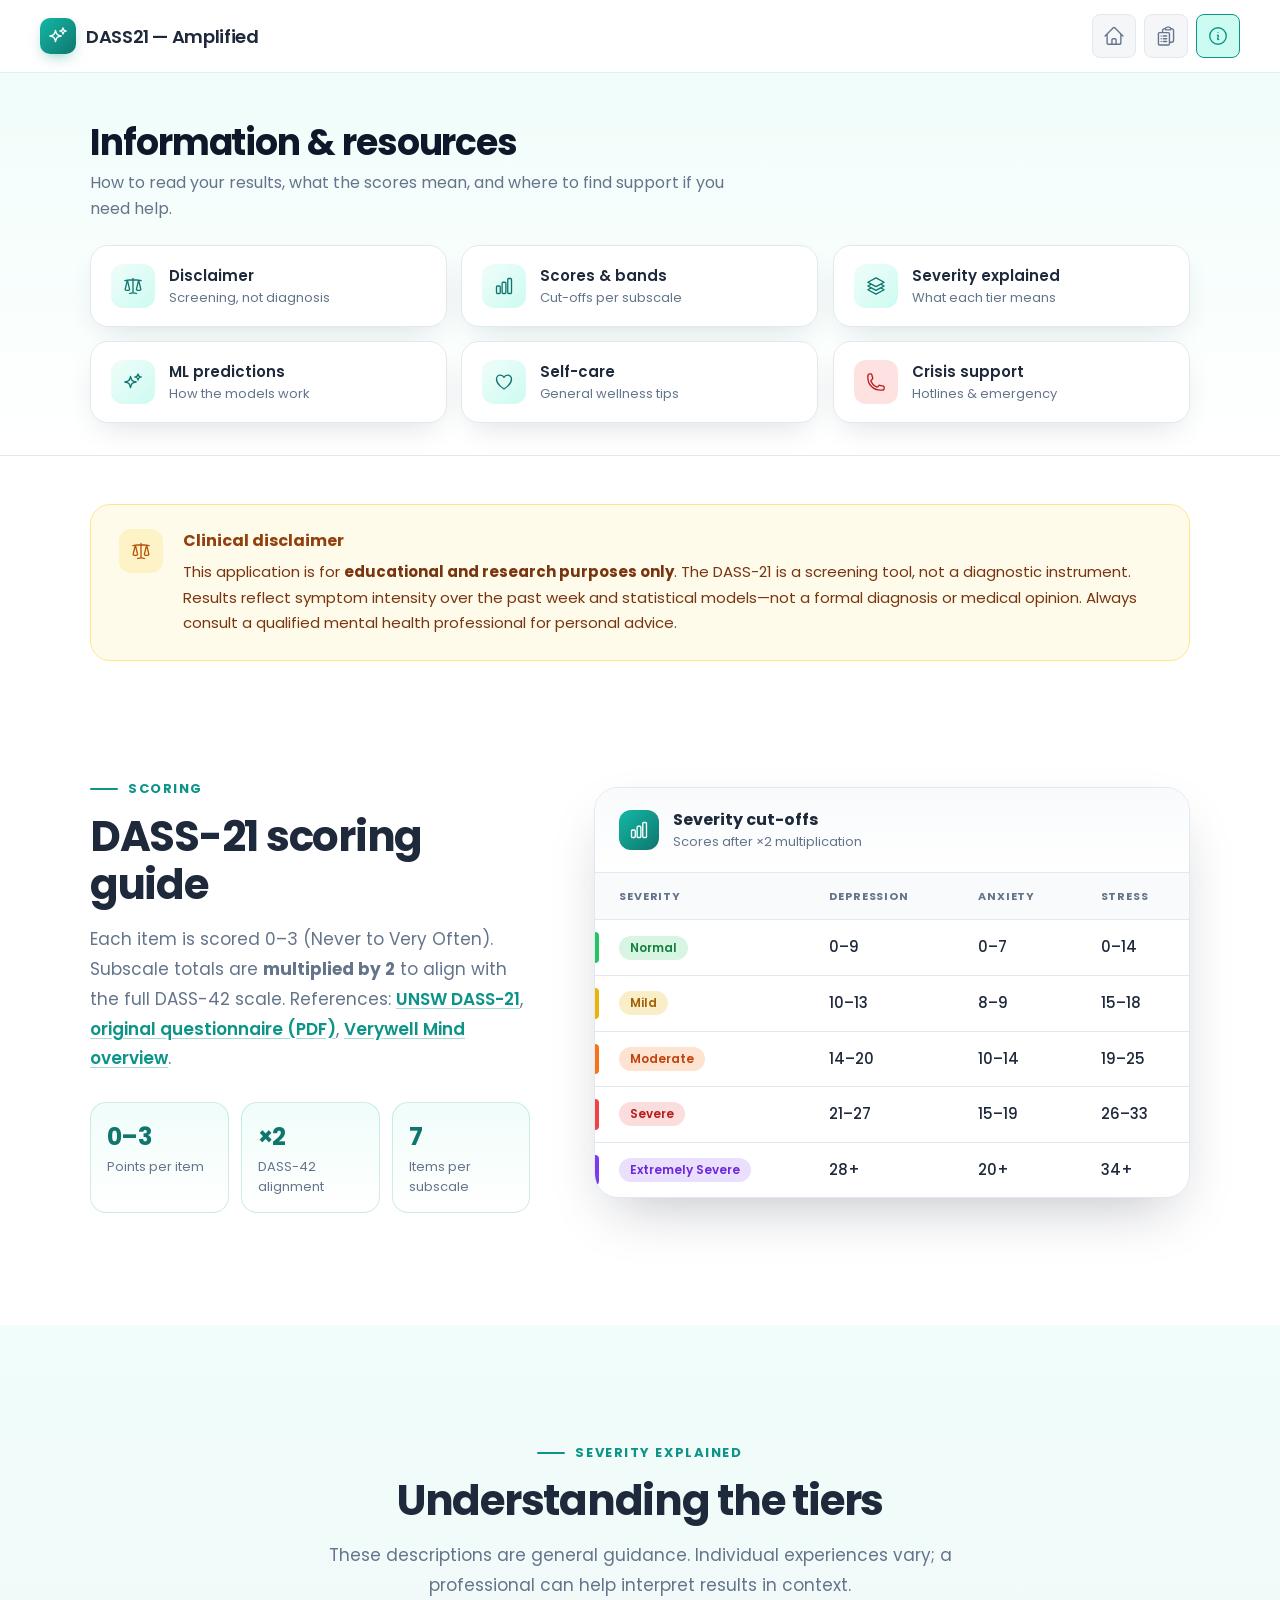
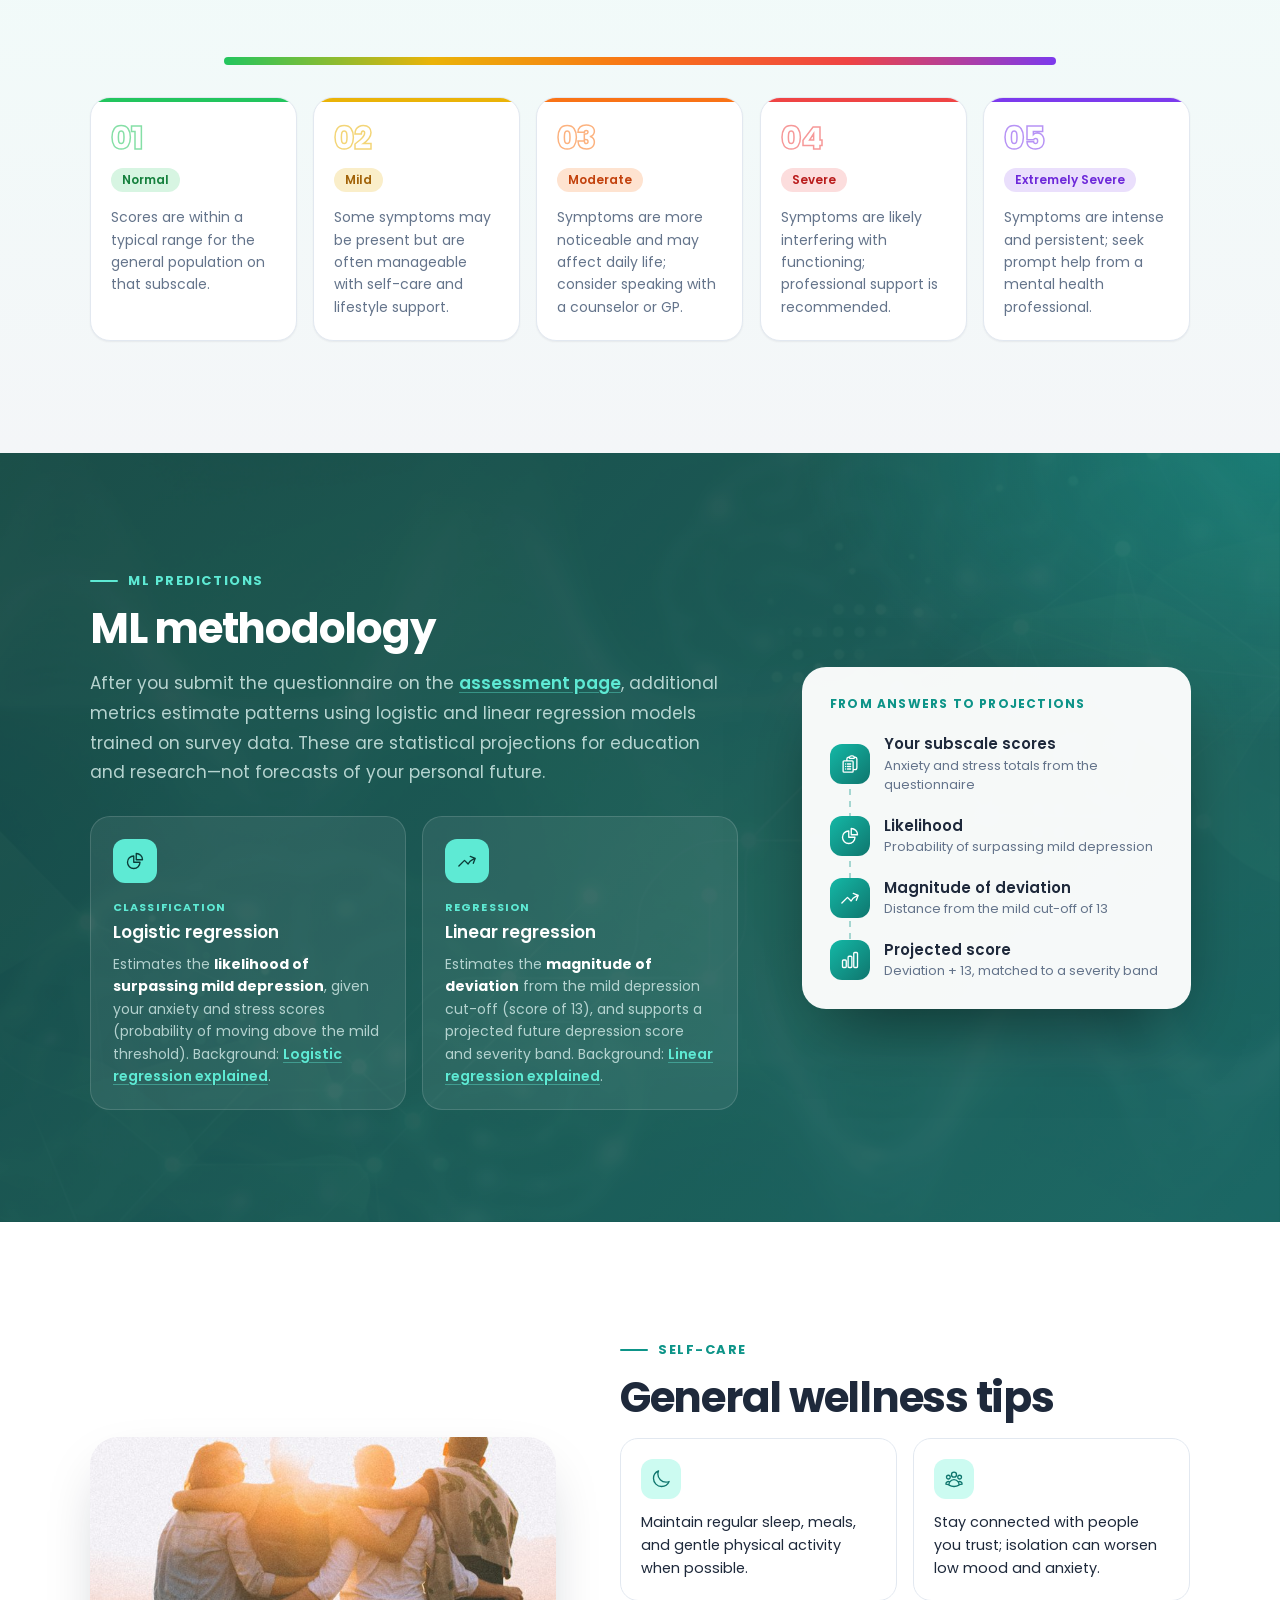
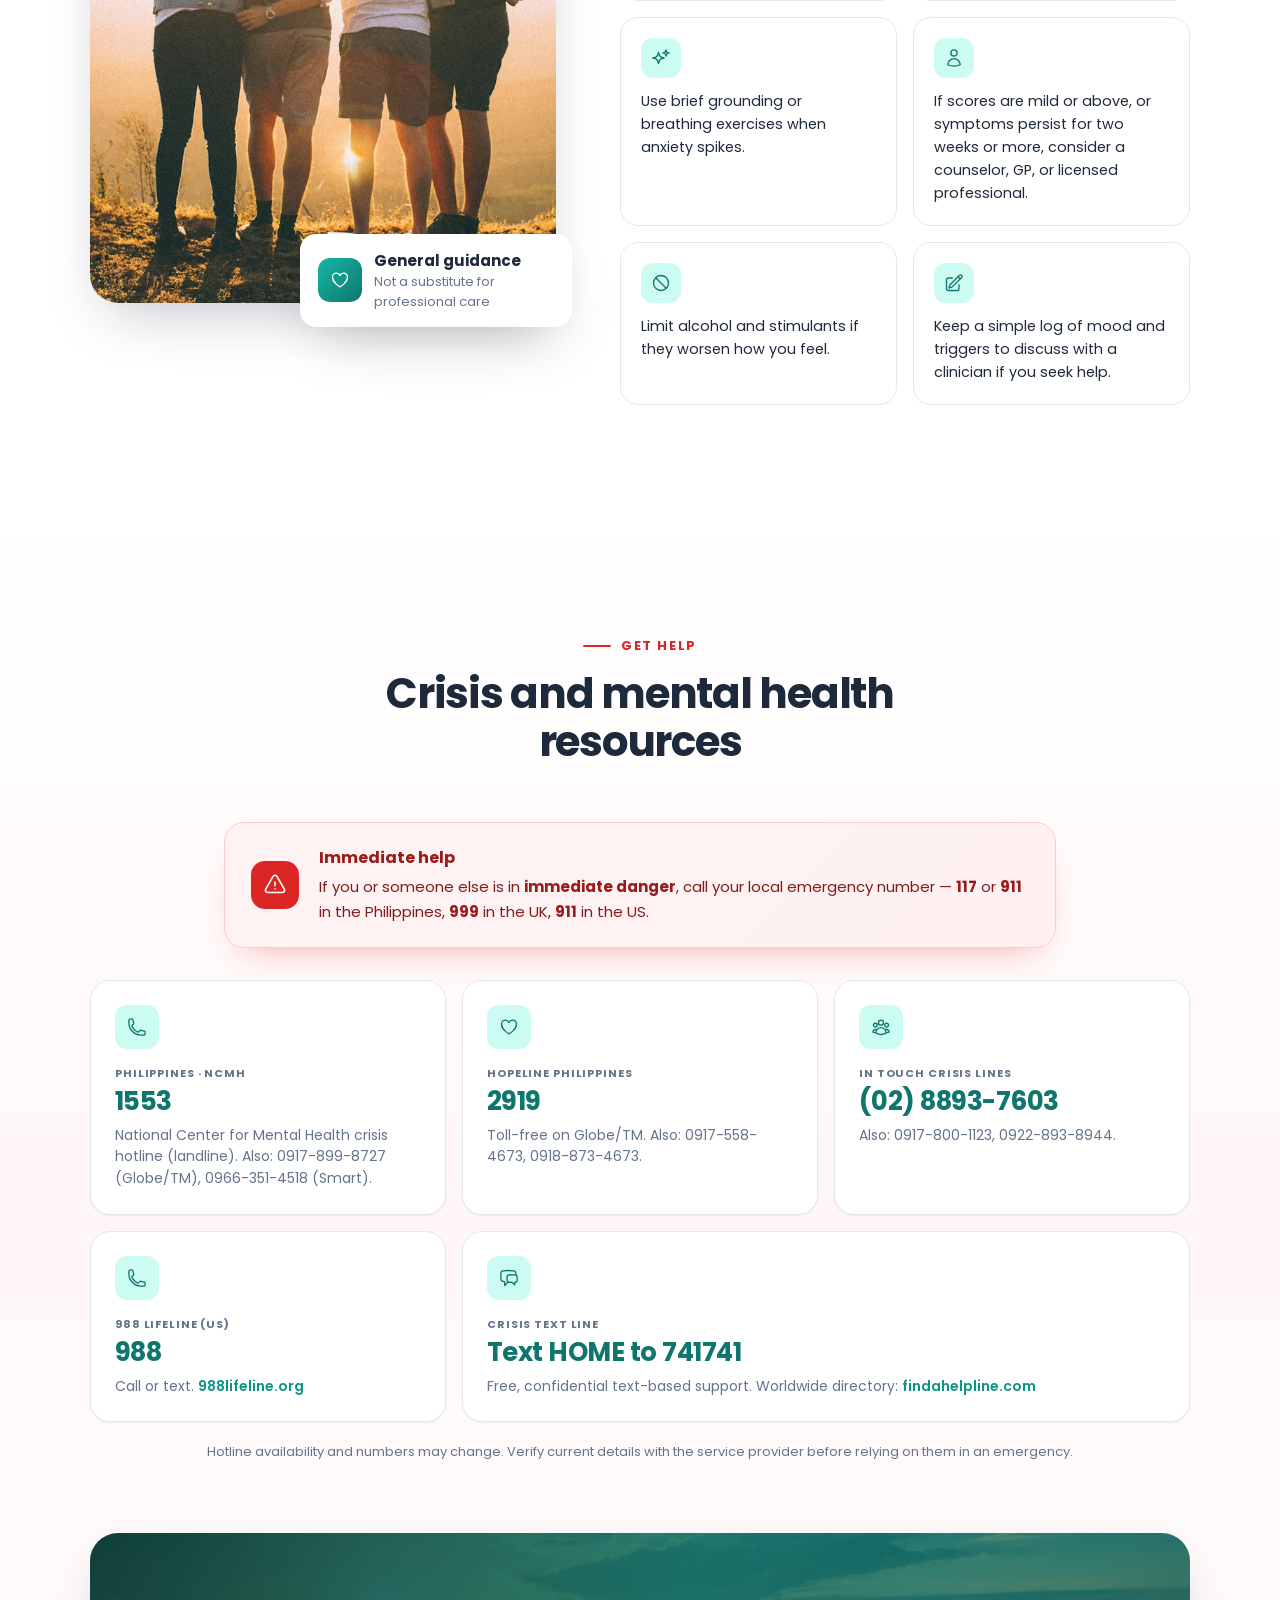
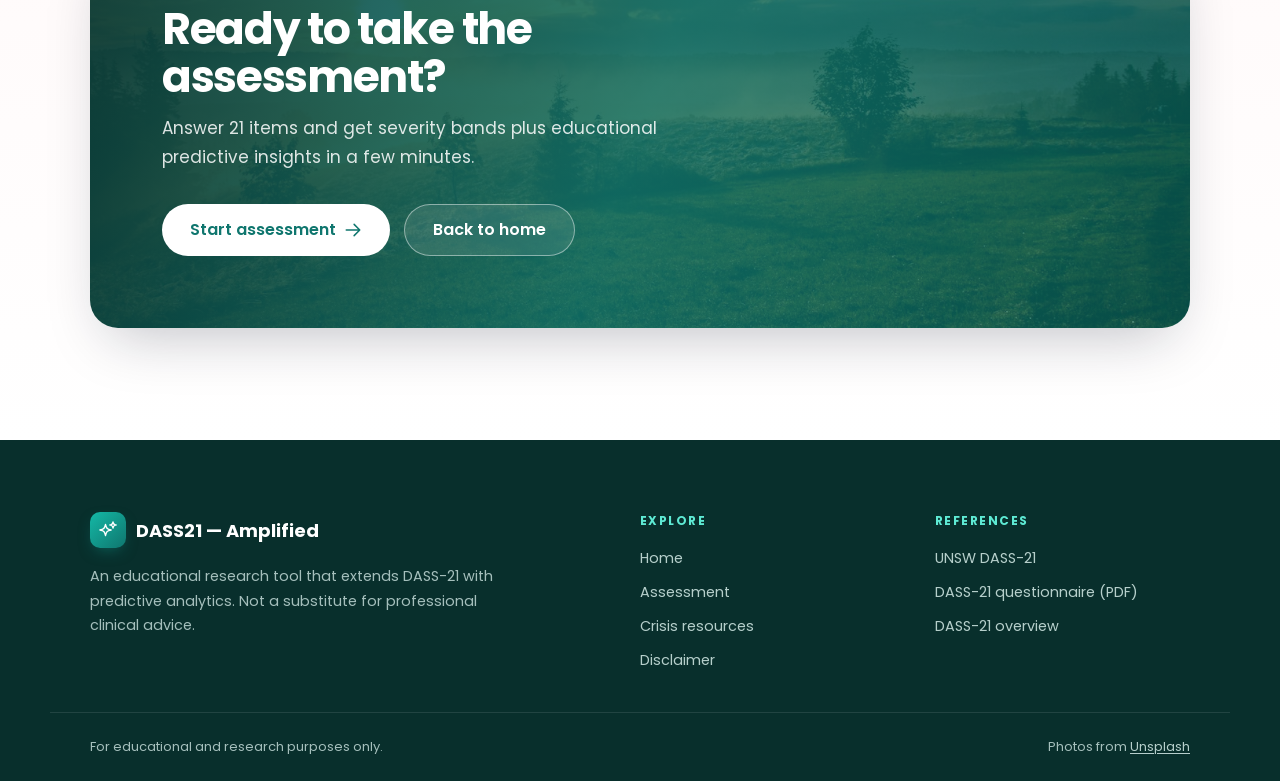
<file: templates/info.html>
<!doctype html>
<html lang="en">
  <head>
    <meta charset="UTF-8" />
    <meta name="viewport" content="width=device-width, initial-scale=1.0" />
    <title>DASS — Information &amp; resources</title>
    <link rel="icon" href="/static/assets/dass-icon.ico" type="image/x-icon" />
    <link rel="stylesheet" href="/static/style/info.css" />
    <link rel="preconnect" href="https://fonts.googleapis.com" />
    <link rel="preconnect" href="https://fonts.gstatic.com" crossorigin />
    <link
      href="https://fonts.googleapis.com/css2?family=Poppins:ital,wght@0,400;0,500;0,600;0,700;0,800&display=swap"
      rel="stylesheet"
    />
  </head>
  <body class="landing-body info-body">
    <!-- Icons: Heroicons v2.2.0 (MIT) -->
    <svg xmlns="http://www.w3.org/2000/svg" class="icon-sprite" aria-hidden="true">
      <symbol id="i-arrow" viewBox="0 0 24 24"><path d="M13.5 4.5 21 12m0 0-7.5 7.5M21 12H3" /></symbol>
      <symbol id="i-external" viewBox="0 0 24 24"><path d="M13.5 6H5.25A2.25 2.25 0 0 0 3 8.25v10.5A2.25 2.25 0 0 0 5.25 21h10.5A2.25 2.25 0 0 0 18 18.75V10.5m-10.5 6L21 3m0 0h-5.25M21 3v5.25" /></symbol>
      <symbol id="i-shield" viewBox="0 0 24 24"><path d="M9 12.75 11.25 15 15 9.75m-3-7.036A11.959 11.959 0 0 1 3.598 6 11.99 11.99 0 0 0 3 9.749c0 5.592 3.824 10.29 9 11.623 5.176-1.332 9-6.03 9-11.622 0-1.31-.21-2.571-.598-3.751h-.152c-3.196 0-6.1-1.248-8.25-3.285Z" /></symbol>
      <symbol id="i-sparkles" viewBox="0 0 24 24"><path d="M9.813 15.904 9 18.75l-.813-2.846a4.5 4.5 0 0 0-3.09-3.09L2.25 12l2.846-.813a4.5 4.5 0 0 0 3.09-3.09L9 5.25l.813 2.846a4.5 4.5 0 0 0 3.09 3.09L15.75 12l-2.846.813a4.5 4.5 0 0 0-3.09 3.09ZM18.259 8.715 18 9.75l-.259-1.035a3.375 3.375 0 0 0-2.455-2.456L14.25 6l1.036-.259a3.375 3.375 0 0 0 2.455-2.456L18 2.25l.259 1.035a3.375 3.375 0 0 0 2.456 2.456L21.75 6l-1.035.259a3.375 3.375 0 0 0-2.456 2.456Z" /></symbol>
      <symbol id="i-scale" viewBox="0 0 24 24"><path d="M12 3v17.25m0 0c-1.472 0-2.882.265-4.185.75M12 20.25c1.472 0 2.882.265 4.185.75M18.75 4.97A48.416 48.416 0 0 0 12 4.5c-2.291 0-4.545.16-6.75.47m13.5 0c1.01.143 2.01.317 3 .52m-3-.52 2.62 10.726c.122.499-.106 1.028-.589 1.202a5.988 5.988 0 0 1-2.031.352 5.988 5.988 0 0 1-2.031-.352c-.483-.174-.711-.703-.59-1.202L18.75 4.971Zm-16.5.52c.99-.203 1.99-.377 3-.52m0 0 2.62 10.726c.122.499-.106 1.028-.589 1.202a5.989 5.989 0 0 1-2.031.352 5.989 5.989 0 0 1-2.031-.352c-.483-.174-.711-.703-.59-1.202L5.25 4.971Z" /></symbol>
      <symbol id="i-chart" viewBox="0 0 24 24"><path d="M3 13.125C3 12.504 3.504 12 4.125 12h2.25c.621 0 1.125.504 1.125 1.125v6.75C7.5 20.496 6.996 21 6.375 21h-2.25A1.125 1.125 0 0 1 3 19.875v-6.75ZM9.75 8.625c0-.621.504-1.125 1.125-1.125h2.25c.621 0 1.125.504 1.125 1.125v11.25c0 .621-.504 1.125-1.125 1.125h-2.25a1.125 1.125 0 0 1-1.125-1.125V8.625ZM16.5 4.125c0-.621.504-1.125 1.125-1.125h2.25C20.496 3 21 3.504 21 4.125v15.75c0 .621-.504 1.125-1.125 1.125h-2.25a1.125 1.125 0 0 1-1.125-1.125V4.125Z" /></symbol>
      <symbol id="i-layers" viewBox="0 0 24 24"><path d="M6.429 9.75 2.25 12l4.179 2.25m0-4.5 5.571 3 5.571-3m-11.142 0L2.25 7.5 12 2.25l9.75 5.25-4.179 2.25m0 0L21.75 12l-4.179 2.25m0 0 4.179 2.25L12 21.75 2.25 16.5l4.179-2.25m11.142 0-5.571 3-5.571-3" /></symbol>
      <symbol id="i-pie" viewBox="0 0 24 24"><path d="M10.5 6a7.5 7.5 0 1 0 7.5 7.5h-7.5V6Z" /><path d="M13.5 10.5H21A7.5 7.5 0 0 0 13.5 3v7.5Z" /></symbol>
      <symbol id="i-trend" viewBox="0 0 24 24"><path d="M2.25 18 9 11.25l4.306 4.306a11.95 11.95 0 0 1 5.814-5.518l2.74-1.22m0 0-5.94-2.281m5.94 2.28-2.28 5.941" /></symbol>
      <symbol id="i-heart" viewBox="0 0 24 24"><path d="M21 8.25c0-2.485-2.099-4.5-4.688-4.5-1.935 0-3.597 1.126-4.312 2.733-.715-1.607-2.377-2.733-4.313-2.733C5.1 3.75 3 5.765 3 8.25c0 7.22 9 12 9 12s9-4.78 9-12Z" /></symbol>
      <symbol id="i-phone" viewBox="0 0 24 24"><path d="M2.25 6.75c0 8.284 6.716 15 15 15h2.25a2.25 2.25 0 0 0 2.25-2.25v-1.372c0-.516-.351-.966-.852-1.091l-4.423-1.106c-.44-.11-.902.055-1.173.417l-.97 1.293c-.282.376-.769.542-1.21.38a12.035 12.035 0 0 1-7.143-7.143c-.162-.441.004-.928.38-1.21l1.293-.97c.363-.271.527-.734.417-1.173L6.963 3.102a1.125 1.125 0 0 0-1.091-.852H4.5A2.25 2.25 0 0 0 2.25 4.5v2.25Z" /></symbol>
      <symbol id="i-users" viewBox="0 0 24 24"><path d="M18 18.72a9.094 9.094 0 0 0 3.741-.479 3 3 0 0 0-4.682-2.72m.94 3.198.001.031c0 .225-.012.447-.037.666A11.944 11.944 0 0 1 12 21c-2.17 0-4.207-.576-5.963-1.584A6.062 6.062 0 0 1 6 18.719m12 0a5.971 5.971 0 0 0-.941-3.197m0 0A5.995 5.995 0 0 0 12 12.75a5.995 5.995 0 0 0-5.058 2.772m0 0a3 3 0 0 0-4.681 2.72 8.986 8.986 0 0 0 3.74.477m.94-3.197a5.971 5.971 0 0 0-.94 3.197M15 6.75a3 3 0 1 1-6 0 3 3 0 0 1 6 0Zm6 3a2.25 2.25 0 1 1-4.5 0 2.25 2.25 0 0 1 4.5 0Zm-13.5 0a2.25 2.25 0 1 1-4.5 0 2.25 2.25 0 0 1 4.5 0Z" /></symbol>
      <symbol id="i-chat" viewBox="0 0 24 24"><path d="M20.25 8.511c.884.284 1.5 1.128 1.5 2.097v4.286c0 1.136-.847 2.1-1.98 2.193-.34.027-.68.052-1.02.072v3.091l-3-3c-1.354 0-2.694-.055-4.02-.163a2.115 2.115 0 0 1-.825-.242m9.345-8.334a2.126 2.126 0 0 0-.476-.095 48.64 48.64 0 0 0-8.048 0c-1.131.094-1.976 1.059-1.976 2.192v4.286c0 .837.46 1.58 1.155 1.951m9.345-8.334V6.637c0-1.621-1.152-3.026-2.76-3.235A48.455 48.455 0 0 0 11.25 3c-2.115 0-4.198.137-6.24.402-1.608.209-2.76 1.614-2.76 3.235v6.226c0 1.621 1.152 3.026 2.76 3.235.577.075 1.157.14 1.74.194V21l4.155-4.155" /></symbol>
      <symbol id="i-moon" viewBox="0 0 24 24"><path d="M21.752 15.002A9.72 9.72 0 0 1 18 15.75c-5.385 0-9.75-4.365-9.75-9.75 0-1.33.266-2.597.748-3.752A9.753 9.753 0 0 0 3 11.25C3 16.635 7.365 21 12.75 21a9.753 9.753 0 0 0 9.002-5.998Z" /></symbol>
      <symbol id="i-user" viewBox="0 0 24 24"><path d="M15.75 6a3.75 3.75 0 1 1-7.5 0 3.75 3.75 0 0 1 7.5 0ZM4.501 20.118a7.5 7.5 0 0 1 14.998 0A17.933 17.933 0 0 1 12 21.75c-2.676 0-5.216-.584-7.499-1.632Z" /></symbol>
      <symbol id="i-no" viewBox="0 0 24 24"><path d="M18.364 18.364A9 9 0 0 0 5.636 5.636m12.728 12.728A9 9 0 0 1 5.636 5.636m12.728 12.728L5.636 5.636" /></symbol>
      <symbol id="i-pencil" viewBox="0 0 24 24"><path d="m16.862 4.487 1.687-1.688a1.875 1.875 0 1 1 2.652 2.652L10.582 16.07a4.5 4.5 0 0 1-1.897 1.13L6 18l.8-2.685a4.5 4.5 0 0 1 1.13-1.897l8.932-8.931Zm0 0L19.5 7.125M18 14v4.75A2.25 2.25 0 0 1 15.75 21H5.25A2.25 2.25 0 0 1 3 18.75V8.25A2.25 2.25 0 0 1 5.25 6H10" /></symbol>
      <symbol id="i-globe" viewBox="0 0 24 24"><path d="M12 21a9.004 9.004 0 0 0 8.716-6.747M12 21a9.004 9.004 0 0 1-8.716-6.747M12 21c2.485 0 4.5-4.03 4.5-9S14.485 3 12 3m0 18c-2.485 0-4.5-4.03-4.5-9S9.515 3 12 3m0 0a8.997 8.997 0 0 1 7.843 4.582M12 3a8.997 8.997 0 0 0-7.843 4.582m15.686 0A11.953 11.953 0 0 1 12 10.5c-2.998 0-5.74-1.1-7.843-2.918m15.686 0A8.959 8.959 0 0 1 21 12c0 .778-.099 1.533-.284 2.253m0 0A17.919 17.919 0 0 1 12 16.5c-3.162 0-6.133-.815-8.716-2.247m0 0A9.015 9.015 0 0 1 3 12c0-1.605.42-3.113 1.157-4.418" /></symbol>
      <symbol id="i-alert" viewBox="0 0 24 24"><path d="M12 9v3.75m-9.303 3.376c-.866 1.5.217 3.374 1.948 3.374h14.71c1.73 0 2.813-1.874 1.948-3.374L13.949 3.378c-.866-1.5-3.032-1.5-3.898 0L2.697 16.126ZM12 15.75h.007v.008H12v-.008Z" /></symbol>
      <symbol id="i-clipboard" viewBox="0 0 24 24"><path d="M9 12h3.75M9 15h3.75M9 18h3.75m3 .75H18a2.25 2.25 0 0 0 2.25-2.25V6.108c0-1.135-.845-2.098-1.976-2.192a48.424 48.424 0 0 0-1.123-.08m-5.801 0c-.065.21-.1.433-.1.664 0 .414.336.75.75.75h4.5a.75.75 0 0 0 .75-.75 2.25 2.25 0 0 0-.1-.664m-5.8 0A2.251 2.251 0 0 1 13.5 2.25H15c1.012 0 1.867.668 2.15 1.586m-5.8 0c-.376.023-.75.05-1.124.08C9.095 4.01 8.25 4.973 8.25 6.108V8.25m0 0H4.875c-.621 0-1.125.504-1.125 1.125v11.25c0 .621.504 1.125 1.125 1.125h9.75c.621 0 1.125-.504 1.125-1.125V9.375c0-.621-.504-1.125-1.125-1.125H8.25ZM6.75 12h.008v.008H6.75V12Zm0 3h.008v.008H6.75V15Zm0 3h.008v.008H6.75V18Z" /></symbol>
    </svg>

    <header class="app-header landing-header">
      <a class="landing-brand" href="/" aria-label="DASS21 — Amplified home">
        <span class="landing-brand__mark" aria-hidden="true">
          <svg><use href="#i-sparkles" /></svg>
        </span>
        <span class="app-header__title">DASS21 — Amplified</span>
      </a>
      <nav class="nav-actions" aria-label="Main navigation">
        <a href="/" title="Home" aria-label="Home">
          <svg
            xmlns="http://www.w3.org/2000/svg"
            fill="none"
            viewBox="0 0 24 24"
            stroke-width="1.5"
            stroke="currentColor"
            aria-hidden="true"
          >
            <path
              stroke-linecap="round"
              stroke-linejoin="round"
              d="m2.25 12 8.954-8.955c.44-.439 1.152-.439 1.591 0L21.75 12M4.5 9.75v10.125c0 .621.504 1.125 1.125 1.125H9.75v-4.875c0-.621.504-1.125 1.125-1.125h2.25c.621 0 1.125.504 1.125 1.125V21h4.125c.621 0 1.125-.504 1.125-1.125V9.75M8.25 21h8.25"
            />
          </svg>
        </a>
        <a href="/test" title="Assessment" aria-label="Assessment">
          <svg
            xmlns="http://www.w3.org/2000/svg"
            fill="none"
            viewBox="0 0 24 24"
            stroke-width="1.5"
            stroke="currentColor"
            aria-hidden="true"
          >
            <path
              stroke-linecap="round"
              stroke-linejoin="round"
              d="M9 12h3.75M9 15h3.75M9 18h3.75m3 .75H18a2.25 2.25 0 0 0 2.25-2.25V6.108c0-1.135-.845-2.098-1.976-2.192a48.424 48.424 0 0 0-1.123-.08m-5.801 0c-.065.21-.1.433-.1.664 0 .414.336.75.75.75h4.5a.75.75 0 0 0 .75-.75 2.25 2.25 0 0 0-.1-.664m-5.8 0A2.251 2.251 0 0 1 13.5 2.25H15c1.012 0 1.867.668 2.15 1.586m-5.8 0c-.376.023-.75.05-1.124.08C9.095 4.01 8.25 4.973 8.25 6.108V8.25m0 0H4.875c-.621 0-1.125.504-1.125 1.125v11.25c0 .621.504 1.125 1.125 1.125h9.75c.621 0 1.125-.504 1.125-1.125V9.375c0-.621-.504-1.125-1.125-1.125H8.25ZM6.75 12h.008v.008H6.75V12Zm0 3h.008v.008H6.75V15Zm0 3h.008v.008H6.75V18Z"
            />
          </svg>
        </a>
        <a
          href="/info"
          title="Information and resources"
          aria-label="Information"
          aria-current="page"
        >
          <svg
            xmlns="http://www.w3.org/2000/svg"
            fill="none"
            viewBox="0 0 24 24"
            stroke-width="1.5"
            stroke="currentColor"
            aria-hidden="true"
          >
            <path
              stroke-linecap="round"
              stroke-linejoin="round"
              d="m11.25 11.25.041-.02a.75.75 0 0 1 1.063.852l-.708 2.836a.75.75 0 0 0 1.063.853l.041-.021M21 12a9 9 0 1 1-18 0 9 9 0 0 1 18 0Zm-9-3.75h.008v.008H12V8.25Z"
            />
          </svg>
        </a>
      </nav>
    </header>

    <main>
      <!-- Page intro + on this page -->
      <section class="info-intro" aria-labelledby="info-title">
        <div class="lp-container">
          <div class="info-intro__head" data-animate>
            <h1 id="info-title" class="info-intro__title">Information &amp; resources</h1>
            <p class="info-intro__lede">
              How to read your results, what the scores mean, and where to find
              support if you need help.
            </p>
          </div>
          <nav class="info-toc" aria-label="On this page" data-animate-stagger data-animate="fade">
            <a class="info-toc__item" href="#disclaimer" data-animate-child>
              <span class="info-toc__icon"><svg aria-hidden="true"><use href="#i-scale" /></svg></span>
              <span><strong>Disclaimer</strong><small>Screening, not diagnosis</small></span>
            </a>
            <a class="info-toc__item" href="#scores" data-animate-child>
              <span class="info-toc__icon"><svg aria-hidden="true"><use href="#i-chart" /></svg></span>
              <span><strong>Scores &amp; bands</strong><small>Cut-offs per subscale</small></span>
            </a>
            <a class="info-toc__item" href="#severity" data-animate-child>
              <span class="info-toc__icon"><svg aria-hidden="true"><use href="#i-layers" /></svg></span>
              <span><strong>Severity explained</strong><small>What each tier means</small></span>
            </a>
            <a class="info-toc__item" href="#predictions" data-animate-child>
              <span class="info-toc__icon"><svg aria-hidden="true"><use href="#i-sparkles" /></svg></span>
              <span><strong>ML predictions</strong><small>How the models work</small></span>
            </a>
            <a class="info-toc__item" href="#self-care" data-animate-child>
              <span class="info-toc__icon"><svg aria-hidden="true"><use href="#i-heart" /></svg></span>
              <span><strong>Self-care</strong><small>General wellness tips</small></span>
            </a>
            <a class="info-toc__item info-toc__item--alert" href="#crisis" data-animate-child>
              <span class="info-toc__icon"><svg aria-hidden="true"><use href="#i-phone" /></svg></span>
              <span><strong>Crisis support</strong><small>Hotlines &amp; emergency</small></span>
            </a>
          </nav>
        </div>
      </section>

      <!-- Disclaimer -->
      <section class="info-disclaimer-wrap" aria-labelledby="disclaimer-title">
        <div class="lp-container">
          <aside id="disclaimer" class="lp-disclaimer info-anchor" data-animate>
            <span class="lp-disclaimer__icon"><svg aria-hidden="true"><use href="#i-scale" /></svg></span>
            <div>
              <h2 id="disclaimer-title">Clinical disclaimer</h2>
              <p>
                This application is for
                <strong>educational and research purposes only</strong>. The
                DASS-21 is a screening tool, not a diagnostic instrument. Results
                reflect symptom intensity over the past week and statistical
                models—not a formal diagnosis or medical opinion. Always consult a
                qualified mental health professional for personal advice.
              </p>
            </div>
          </aside>
        </div>
      </section>

      <!-- Scoring guide -->
      <section id="scores" class="lp-section info-anchor" aria-labelledby="scores-title">
        <div class="lp-container info-scores">
          <div class="info-scores__intro" data-animate>
            <p class="lp-eyebrow">Scoring</p>
            <h2 id="scores-title" class="lp-title">DASS-21 scoring guide</h2>
            <p class="lp-lede">
              Each item is scored 0–3 (Never to Very Often). Subscale totals are
              <strong>multiplied by 2</strong> to align with the full DASS-42
              scale. References:
              <a
                class="landing-link"
                href="https://www2.psy.unsw.edu.au/dass/"
                target="_blank"
                rel="noopener noreferrer"
                >UNSW DASS-21</a
              >,
              <a
                class="landing-link"
                href="https://maic.qld.gov.au/wp-content/uploads/2016/07/DASS-21.pdf"
                target="_blank"
                rel="noopener noreferrer"
                >original questionnaire (PDF)</a
              >,
              <a
                class="landing-link"
                href="https://www.verywellmind.com/dass-21-depression-anxiety-scale-8697715"
                target="_blank"
                rel="noopener noreferrer"
                >Verywell Mind overview</a
              >.
            </p>
            <ul class="info-facts">
              <li><strong>0–3</strong><span>Points per item</span></li>
              <li><strong>×2</strong><span>DASS-42 alignment</span></li>
              <li><strong>7</strong><span>Items per subscale</span></li>
            </ul>
          </div>

          <div class="info-table-card" data-animate="scale" data-animate-delay="100">
            <div class="info-table-card__head">
              <span class="info-table-card__icon"><svg aria-hidden="true"><use href="#i-chart" /></svg></span>
              <div>
                <p class="info-table-card__title">Severity cut-offs</p>
                <p class="info-table-card__sub">Scores after ×2 multiplication</p>
              </div>
            </div>
            <div class="info-table-wrap">
              <table class="info-score-table">
                <thead>
                  <tr>
                    <th scope="col">Severity</th>
                    <th scope="col">Depression</th>
                    <th scope="col">Anxiety</th>
                    <th scope="col">Stress</th>
                  </tr>
                </thead>
                <tbody>
                  <tr class="sev-row sev-row--normal">
                    <td><span class="sev-pill sev-pill--normal">Normal</span></td>
                    <td>0–9</td>
                    <td>0–7</td>
                    <td>0–14</td>
                  </tr>
                  <tr class="sev-row sev-row--mild">
                    <td><span class="sev-pill sev-pill--mild">Mild</span></td>
                    <td>10–13</td>
                    <td>8–9</td>
                    <td>15–18</td>
                  </tr>
                  <tr class="sev-row sev-row--moderate">
                    <td><span class="sev-pill sev-pill--moderate">Moderate</span></td>
                    <td>14–20</td>
                    <td>10–14</td>
                    <td>19–25</td>
                  </tr>
                  <tr class="sev-row sev-row--severe">
                    <td><span class="sev-pill sev-pill--severe">Severe</span></td>
                    <td>21–27</td>
                    <td>15–19</td>
                    <td>26–33</td>
                  </tr>
                  <tr class="sev-row sev-row--extreme">
                    <td><span class="sev-pill sev-pill--extreme">Extremely Severe</span></td>
                    <td>28+</td>
                    <td>20+</td>
                    <td>34+</td>
                  </tr>
                </tbody>
              </table>
            </div>
          </div>
        </div>
      </section>

      <!-- Severity tiers -->
      <section id="severity" class="lp-section lp-section--soft info-anchor" aria-labelledby="severity-title">
        <div class="lp-container">
          <header class="lp-section-head" data-animate>
            <p class="lp-eyebrow">Severity explained</p>
            <h2 id="severity-title" class="lp-title">Understanding the tiers</h2>
            <p class="lp-lede">
              These descriptions are general guidance. Individual experiences
              vary; a professional can help interpret results in context.
            </p>
          </header>
          <div class="info-spectrum" aria-hidden="true" data-animate="fade">
            <span></span>
          </div>
          <ul class="tier-list" data-animate-stagger data-animate="fade">
            <li class="tier-card tier-card--normal" data-animate-child>
              <span class="tier-card__step">01</span>
              <span class="sev-pill sev-pill--normal">Normal</span>
              <p>
                Scores are within a typical range for the general population on
                that subscale.
              </p>
            </li>
            <li class="tier-card tier-card--mild" data-animate-child>
              <span class="tier-card__step">02</span>
              <span class="sev-pill sev-pill--mild">Mild</span>
              <p>
                Some symptoms may be present but are often manageable with
                self-care and lifestyle support.
              </p>
            </li>
            <li class="tier-card tier-card--moderate" data-animate-child>
              <span class="tier-card__step">03</span>
              <span class="sev-pill sev-pill--moderate">Moderate</span>
              <p>
                Symptoms are more noticeable and may affect daily life; consider
                speaking with a counselor or GP.
              </p>
            </li>
            <li class="tier-card tier-card--severe" data-animate-child>
              <span class="tier-card__step">04</span>
              <span class="sev-pill sev-pill--severe">Severe</span>
              <p>
                Symptoms are likely interfering with functioning; professional
                support is recommended.
              </p>
            </li>
            <li class="tier-card tier-card--extreme" data-animate-child>
              <span class="tier-card__step">05</span>
              <span class="sev-pill sev-pill--extreme">Extremely Severe</span>
              <p>
                Symptoms are intense and persistent; seek prompt help from a
                mental health professional.
              </p>
            </li>
          </ul>
        </div>
      </section>

      <!-- ML methodology -->
      <section id="predictions" class="lp-section lp-dark info-anchor" aria-labelledby="predictions-title">
        <div class="lp-container info-ml">
          <div class="info-ml__copy" data-animate>
            <p class="lp-eyebrow lp-eyebrow--light">ML predictions</p>
            <h2 id="predictions-title" class="lp-title">ML methodology</h2>
            <p class="lp-lede">
              After you submit the questionnaire on the
              <a class="info-link-light" href="/test">assessment page</a>,
              additional metrics estimate patterns using logistic and linear
              regression models trained on survey data. These are statistical
              projections for education and research—not forecasts of your
              personal future.
            </p>
            <div class="lp-glass-grid info-ml__cards" data-animate-stagger data-animate="fade">
              <article class="lp-glass" data-animate-child>
                <span class="lp-glass__icon"><svg aria-hidden="true"><use href="#i-pie" /></svg></span>
                <p class="lp-glass__label">Classification</p>
                <h3>Logistic regression</h3>
                <p>
                  Estimates the
                  <strong>likelihood of surpassing mild depression</strong>,
                  given your anxiety and stress scores (probability of moving
                  above the mild threshold). Background:
                  <a
                    class="info-link-light"
                    href="https://www.geeksforgeeks.org/machine-learning/understanding-logistic-regression/"
                    target="_blank"
                    rel="noopener noreferrer"
                    >Logistic regression explained</a
                  >.
                </p>
              </article>
              <article class="lp-glass" data-animate-child>
                <span class="lp-glass__icon"><svg aria-hidden="true"><use href="#i-trend" /></svg></span>
                <p class="lp-glass__label">Regression</p>
                <h3>Linear regression</h3>
                <p>
                  Estimates the <strong>magnitude of deviation</strong> from the
                  mild depression cut-off (score of 13), and supports a projected
                  future depression score and severity band. Background:
                  <a
                    class="info-link-light"
                    href="https://www.geeksforgeeks.org/machine-learning/ml-linear-regression/"
                    target="_blank"
                    rel="noopener noreferrer"
                    >Linear regression explained</a
                  >.
                </p>
              </article>
            </div>
          </div>

          <aside class="info-pipeline" aria-label="How a prediction is produced" data-animate="scale" data-animate-delay="120">
            <p class="info-pipeline__title">From answers to projections</p>
            <ol>
              <li>
                <span class="info-pipeline__dot"><svg aria-hidden="true"><use href="#i-clipboard" /></svg></span>
                <div>
                  <strong>Your subscale scores</strong>
                  <span>Anxiety and stress totals from the questionnaire</span>
                </div>
              </li>
              <li>
                <span class="info-pipeline__dot"><svg aria-hidden="true"><use href="#i-pie" /></svg></span>
                <div>
                  <strong>Likelihood</strong>
                  <span>Probability of surpassing mild depression</span>
                </div>
              </li>
              <li>
                <span class="info-pipeline__dot"><svg aria-hidden="true"><use href="#i-trend" /></svg></span>
                <div>
                  <strong>Magnitude of deviation</strong>
                  <span>Distance from the mild cut-off of 13</span>
                </div>
              </li>
              <li>
                <span class="info-pipeline__dot"><svg aria-hidden="true"><use href="#i-chart" /></svg></span>
                <div>
                  <strong>Projected score</strong>
                  <span>Deviation + 13, matched to a severity band</span>
                </div>
              </li>
            </ol>
          </aside>
        </div>
      </section>

      <!-- Self-care -->
      <section id="self-care" class="lp-section info-anchor" aria-labelledby="self-care-title">
        <div class="lp-container info-selfcare">
          <div class="info-selfcare__media" data-animate="scale">
            <figure class="lp-photo-card">
              <img
                src="/static/assets/stock/info-friends.jpg"
                alt="Four friends with arms around each other watching a sunrise"
                width="1024"
                height="682"
                decoding="async"
                loading="lazy"
              />
            </figure>
            <div class="lp-photo-badge">
              <span class="lp-photo-badge__icon"><svg aria-hidden="true"><use href="#i-heart" /></svg></span>
              <div>
                <p class="lp-photo-badge__title">General guidance</p>
                <p class="lp-photo-badge__text">Not a substitute for professional care</p>
              </div>
            </div>
          </div>

          <div class="info-selfcare__body">
            <header data-animate>
              <p class="lp-eyebrow">Self-care</p>
              <h2 id="self-care-title" class="lp-title">General wellness tips</h2>
            </header>
            <ul class="wellness-grid" data-animate-stagger data-animate="fade">
              <li data-animate-child>
                <span class="wellness-grid__icon"><svg aria-hidden="true"><use href="#i-moon" /></svg></span>
                <p>Maintain regular sleep, meals, and gentle physical activity when possible.</p>
              </li>
              <li data-animate-child>
                <span class="wellness-grid__icon"><svg aria-hidden="true"><use href="#i-users" /></svg></span>
                <p>Stay connected with people you trust; isolation can worsen low mood and anxiety.</p>
              </li>
              <li data-animate-child>
                <span class="wellness-grid__icon"><svg aria-hidden="true"><use href="#i-sparkles" /></svg></span>
                <p>Use brief grounding or breathing exercises when anxiety spikes.</p>
              </li>
              <li data-animate-child>
                <span class="wellness-grid__icon"><svg aria-hidden="true"><use href="#i-user" /></svg></span>
                <p>
                  If scores are mild or above, or symptoms persist for two weeks
                  or more, consider a counselor, GP, or licensed professional.
                </p>
              </li>
              <li data-animate-child>
                <span class="wellness-grid__icon"><svg aria-hidden="true"><use href="#i-no" /></svg></span>
                <p>Limit alcohol and stimulants if they worsen how you feel.</p>
              </li>
              <li data-animate-child>
                <span class="wellness-grid__icon"><svg aria-hidden="true"><use href="#i-pencil" /></svg></span>
                <p>Keep a simple log of mood and triggers to discuss with a clinician if you seek help.</p>
              </li>
            </ul>
          </div>
        </div>
      </section>

      <!-- Crisis -->
      <section id="crisis" class="lp-section info-crisis info-anchor" aria-labelledby="crisis-title">
        <div class="lp-container">
          <header class="lp-section-head" data-animate>
            <p class="lp-eyebrow info-eyebrow--alert">Get help</p>
            <h2 id="crisis-title" class="lp-title">Crisis and mental health resources</h2>
          </header>

          <div class="crisis-alert" role="note" data-animate="scale">
            <span class="crisis-alert__icon"><svg aria-hidden="true"><use href="#i-alert" /></svg></span>
            <div>
              <p class="crisis-alert__title">Immediate help</p>
              <p>
                If you or someone else is in <strong>immediate danger</strong>,
                call your local emergency number —
                <strong>117</strong> or <strong>911</strong> in the Philippines,
                <strong>999</strong> in the UK, <strong>911</strong> in the US.
              </p>
            </div>
          </div>

          <div class="crisis-grid" data-animate-stagger data-animate="fade">
            <article class="crisis-tile" data-animate-child>
              <span class="crisis-tile__icon"><svg aria-hidden="true"><use href="#i-phone" /></svg></span>
              <p class="crisis-tile__label">Philippines · NCMH</p>
              <p class="crisis-tile__value">1553</p>
              <p class="crisis-tile__meta">
                National Center for Mental Health crisis hotline (landline). Also:
                0917-899-8727 (Globe/TM), 0966-351-4518 (Smart).
              </p>
            </article>

            <article class="crisis-tile" data-animate-child>
              <span class="crisis-tile__icon"><svg aria-hidden="true"><use href="#i-heart" /></svg></span>
              <p class="crisis-tile__label">Hopeline Philippines</p>
              <p class="crisis-tile__value">2919</p>
              <p class="crisis-tile__meta">
                Toll-free on Globe/TM. Also: 0917-558-4673, 0918-873-4673.
              </p>
            </article>

            <article class="crisis-tile" data-animate-child>
              <span class="crisis-tile__icon"><svg aria-hidden="true"><use href="#i-users" /></svg></span>
              <p class="crisis-tile__label">In Touch Crisis Lines</p>
              <p class="crisis-tile__value">(02) 8893-7603</p>
              <p class="crisis-tile__meta">Also: 0917-800-1123, 0922-893-8944.</p>
            </article>

            <article class="crisis-tile" data-animate-child>
              <span class="crisis-tile__icon"><svg aria-hidden="true"><use href="#i-phone" /></svg></span>
              <p class="crisis-tile__label">988 Lifeline (US)</p>
              <p class="crisis-tile__value"><a href="tel:988">988</a></p>
              <p class="crisis-tile__meta">
                Call or text.
                <a href="https://988lifeline.org" target="_blank" rel="noopener noreferrer"
                  >988lifeline.org</a
                >
              </p>
            </article>

            <article class="crisis-tile crisis-tile--wide" data-animate-child>
              <span class="crisis-tile__icon"><svg aria-hidden="true"><use href="#i-chat" /></svg></span>
              <p class="crisis-tile__label">Crisis Text Line</p>
              <p class="crisis-tile__value">Text HOME to 741741</p>
              <p class="crisis-tile__meta">
                Free, confidential text-based support. Worldwide directory:
                <a href="https://findahelpline.com" target="_blank" rel="noopener noreferrer"
                  >findahelpline.com</a
                >
              </p>
            </article>
          </div>

          <p class="crisis-footnote">
            Hotline availability and numbers may change. Verify current details
            with the service provider before relying on them in an emergency.
          </p>

          <div class="lp-cta info-cta" data-animate="scale">
            <div class="lp-cta__content">
              <h2>Ready to take the assessment?</h2>
              <p>
                Answer 21 items and get severity bands plus educational predictive
                insights in a few minutes.
              </p>
              <div class="lp-cta__actions">
                <a class="btn btn--on-dark btn--pill btn--lg" href="/test">
                  Start assessment
                  <svg class="btn__icon" aria-hidden="true"><use href="#i-arrow" /></svg>
                </a>
                <a class="btn btn--ghost-dark btn--pill btn--lg" href="/">Back to home</a>
              </div>
            </div>
          </div>
        </div>
      </section>
    </main>

    <footer class="lp-footer">
      <div class="lp-container lp-footer__grid">
        <div class="lp-footer__about">
          <p class="lp-footer__brand">
            <span class="landing-brand__mark" aria-hidden="true">
              <svg><use href="#i-sparkles" /></svg>
            </span>
            DASS21 — Amplified
          </p>
          <p>
            An educational research tool that extends DASS-21 with predictive
            analytics. Not a substitute for professional clinical advice.
          </p>
        </div>
        <nav aria-label="Footer">
          <p class="lp-footer__heading">Explore</p>
          <ul>
            <li><a href="/">Home</a></li>
            <li><a href="/test">Assessment</a></li>
            <li><a href="#crisis">Crisis resources</a></li>
            <li><a href="#disclaimer">Disclaimer</a></li>
          </ul>
        </nav>
        <nav aria-label="References">
          <p class="lp-footer__heading">References</p>
          <ul>
            <li>
              <a href="https://www2.psy.unsw.edu.au/dass/" target="_blank" rel="noopener noreferrer"
                >UNSW DASS-21</a
              >
            </li>
            <li>
              <a
                href="https://maic.qld.gov.au/wp-content/uploads/2016/07/DASS-21.pdf"
                target="_blank"
                rel="noopener noreferrer"
                >DASS-21 questionnaire (PDF)</a
              >
            </li>
            <li>
              <a
                href="https://www.verywellmind.com/dass-21-depression-anxiety-scale-8697715"
                target="_blank"
                rel="noopener noreferrer"
                >DASS-21 overview</a
              >
            </li>
          </ul>
        </nav>
      </div>
      <div class="lp-container lp-footer__bottom">
        <p>For educational and research purposes only.</p>
        <p>Photos from <a href="https://unsplash.com" target="_blank" rel="noopener noreferrer">Unsplash</a></p>
      </div>
    </footer>
    <script src="/static/js/animate.js"></script>
  </body>
</html>
</file>
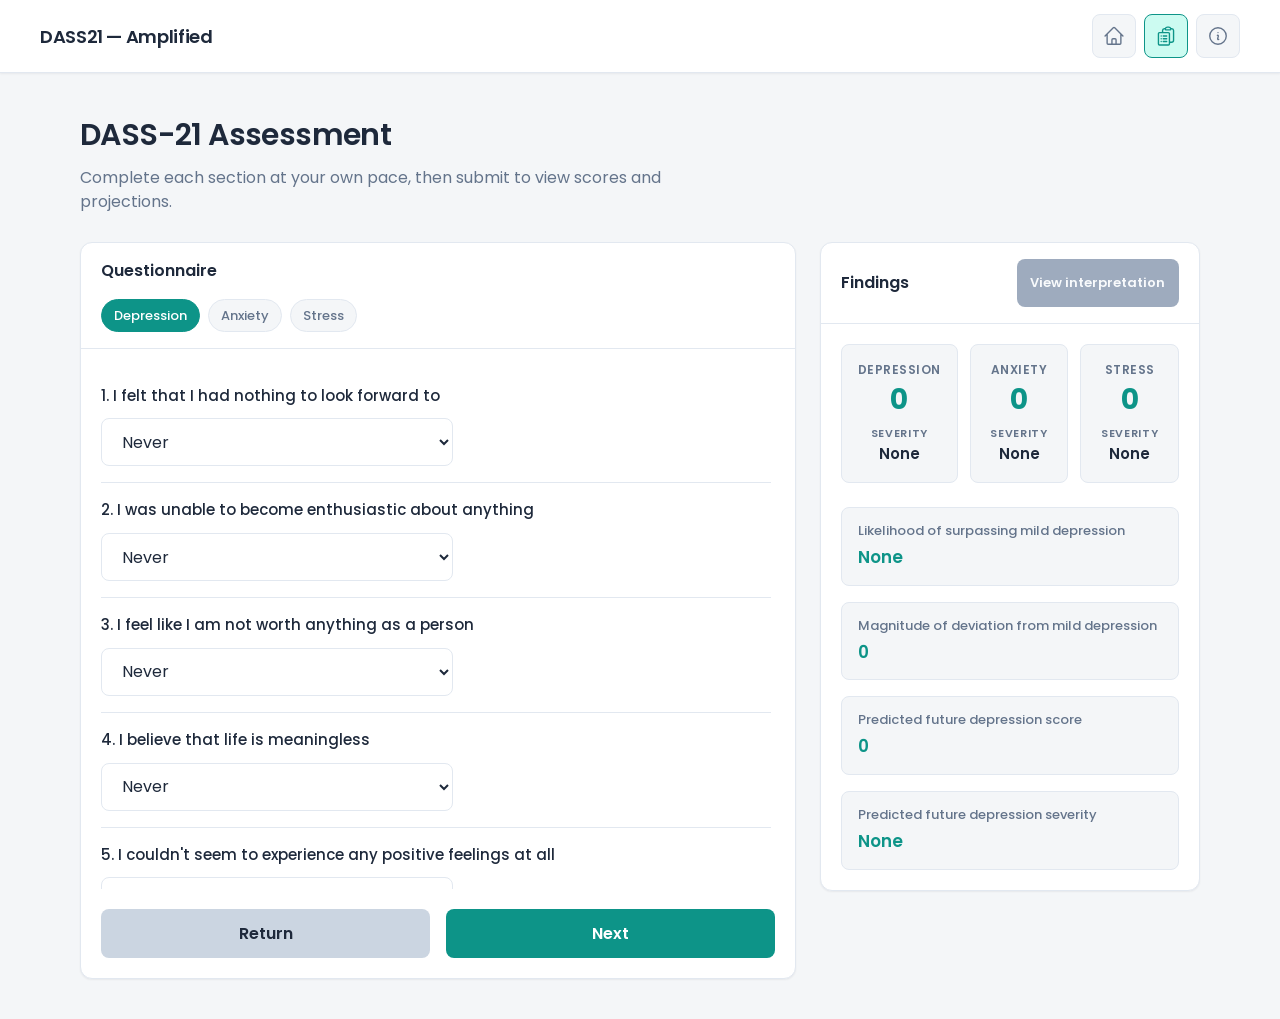
<file: templates/test.html>
<!DOCTYPE html>
<html lang="en">
  <head>
    <meta charset="UTF-8" />
    <meta name="viewport" content="width=device-width, initial-scale=1.0" />
    <title>DASS — Assessment</title>
    <link rel="icon" href="/static/assets/dass-icon.ico" type="image/x-icon" />
    <link rel="stylesheet" href="/static/style/test.css" />
    <link rel="preconnect" href="https://fonts.googleapis.com" />
    <link rel="preconnect" href="https://fonts.gstatic.com" crossorigin />
    <link
      href="https://fonts.googleapis.com/css2?family=Poppins:ital,wght@0,400;0,500;0,600;0,700&display=swap"
      rel="stylesheet"
    />
  </head>
  <body>
    <header class="app-header">
      <p class="app-header__title">DASS21 — Amplified</p>
      <nav class="nav-actions" aria-label="Main navigation">
        <!-- Icons: Heroicons v2.2.0 (MIT)—https://heroicons.com / https://cdn.jsdelivr.net/npm/heroicons@2.2.0/ -->
        <a href="/" title="Home" aria-label="Home">
          <svg
            xmlns="http://www.w3.org/2000/svg"
            fill="none"
            viewBox="0 0 24 24"
            stroke-width="1.5"
            stroke="currentColor"
            aria-hidden="true"
          >
            <path
              stroke-linecap="round"
              stroke-linejoin="round"
              d="m2.25 12 8.954-8.955c.44-.439 1.152-.439 1.591 0L21.75 12M4.5 9.75v10.125c0 .621.504 1.125 1.125 1.125H9.75v-4.875c0-.621.504-1.125 1.125-1.125h2.25c.621 0 1.125.504 1.125 1.125V21h4.125c.621 0 1.125-.504 1.125-1.125V9.75M8.25 21h8.25"
            />
          </svg>
        </a>
        <a
          href="/test"
          title="Assessment"
          aria-label="Assessment"
          aria-current="page"
        >
          <svg
            xmlns="http://www.w3.org/2000/svg"
            fill="none"
            viewBox="0 0 24 24"
            stroke-width="1.5"
            stroke="currentColor"
            aria-hidden="true"
          >
            <path
              stroke-linecap="round"
              stroke-linejoin="round"
              d="M9 12h3.75M9 15h3.75M9 18h3.75m3 .75H18a2.25 2.25 0 0 0 2.25-2.25V6.108c0-1.135-.845-2.098-1.976-2.192a48.424 48.424 0 0 0-1.123-.08m-5.801 0c-.065.21-.1.433-.1.664 0 .414.336.75.75.75h4.5a.75.75 0 0 0 .75-.75 2.25 2.25 0 0 0-.1-.664m-5.8 0A2.251 2.251 0 0 1 13.5 2.25H15c1.012 0 1.867.668 2.15 1.586m-5.8 0c-.376.023-.75.05-1.124.08C9.095 4.01 8.25 4.973 8.25 6.108V8.25m0 0H4.875c-.621 0-1.125.504-1.125 1.125v11.25c0 .621.504 1.125 1.125 1.125h9.75c.621 0 1.125-.504 1.125-1.125V9.375c0-.621-.504-1.125-1.125-1.125H8.25ZM6.75 12h.008v.008H6.75V12Zm0 3h.008v.008H6.75V15Zm0 3h.008v.008H6.75V18Z"
            />
          </svg>
        </a>
        <a href="/info" title="Information and resources" aria-label="Information">
          <svg
            xmlns="http://www.w3.org/2000/svg"
            fill="none"
            viewBox="0 0 24 24"
            stroke-width="1.5"
            stroke="currentColor"
            aria-hidden="true"
          >
            <path
              stroke-linecap="round"
              stroke-linejoin="round"
              d="m11.25 11.25.041-.02a.75.75 0 0 1 1.063.852l-.708 2.836a.75.75 0 0 0 1.063.853l.041-.021M21 12a9 9 0 1 1-18 0 9 9 0 0 1 18 0Zm-9-3.75h.008v.008H12V8.25Z"
            />
          </svg>
        </a>
      </nav>
    </header>

    <main class="page-wrap">
      <div class="page-hero">
        <h1 class="page-hero__title">DASS-21 Assessment</h1>
        <p class="page-hero__lede">
          Complete each section at your own pace, then submit to view scores and
          projections.
        </p>
      </div>

      <div class="index-grid">
        <section
          class="card index-questionnaire"
          aria-labelledby="q-heading"
        >
          <div class="index-questionnaire__inner">
            <div class="card__header index-questionnaire__header">
              <h2 id="q-heading" class="card-heading-noborder">Questionnaire</h2>
              <div class="stepper" aria-label="Assessment sections">
                <span class="stepper__step" data-step="0">Depression</span>
                <span class="stepper__step" data-step="1">Anxiety</span>
                <span class="stepper__step" data-step="2">Stress</span>
              </div>
            </div>
          <div class="card__body">
            <div class="form-container">
              <ul id="question-list" class="question-list"></ul>
            </div>
            <div class="form-buttons">
              <button type="button" id="return" class="btn btn--back-muted">
                Return
              </button>
              <button type="button" id="next" class="btn btn--primary">
                <span class="btn__label">Next</span>
              </button>
            </div>
          </div>
            <div
              id="assessment-complete"
              class="assessment-complete"
              role="dialog"
              aria-labelledby="assessment-complete-title"
              aria-modal="true"
              hidden
            >
              <div class="assessment-complete__panel">
                <p id="assessment-complete-title" class="assessment-complete__text">
                  Take assessment again?
                </p>
                <button
                  type="button"
                  id="restart-assessment"
                  class="btn btn--primary"
                >
                  Start
                </button>
              </div>
            </div>
          </div>
        </section>

        <aside
          class="index-findings"
          aria-labelledby="findings-heading"
        >
          <div class="card findings-panel">
            <div class="card__header findings-panel__header">
              <h2 id="findings-heading">Findings</h2>
              <button
                type="button"
                id="interpret-findings-btn"
                class="btn btn--primary btn--sm"
                disabled
              >
                View interpretation
              </button>
            </div>
            <div class="card__body findings-panel__body">
              <div class="dass-results">
                <article class="metric-card">
                  <h3 class="metric-card__label">Depression</h3>
                  <p class="metric-card__value" id="D-score">0</p>
                  <p class="metric-card__sub">Severity</p>
                  <p class="metric-card__severity" id="D-severity">None</p>
                </article>
                <article class="metric-card">
                  <h3 class="metric-card__label">Anxiety</h3>
                  <p class="metric-card__value" id="A-score">0</p>
                  <p class="metric-card__sub">Severity</p>
                  <p class="metric-card__severity" id="A-severity">None</p>
                </article>
                <article class="metric-card">
                  <h3 class="metric-card__label">Stress</h3>
                  <p class="metric-card__value" id="S-score">0</p>
                  <p class="metric-card__sub">Severity</p>
                  <p class="metric-card__severity" id="S-severity">None</p>
                </article>
              </div>

              <dl class="metrics-list">
                <div class="metrics-list__row">
                  <dt>Likelihood of surpassing mild depression</dt>
                  <dd id="likelihood">None</dd>
                </div>
                <div class="metrics-list__row">
                  <dt>Magnitude of deviation from mild depression</dt>
                  <dd id="magnitude">0</dd>
                </div>
                <div class="metrics-list__row">
                  <dt>Predicted future depression score</dt>
                  <dd id="future">0</dd>
                </div>
                <div class="metrics-list__row">
                  <dt>Predicted future depression severity</dt>
                  <dd id="future-severity">None</dd>
                </div>
              </dl>
            </div>
          </div>
        </aside>
      </div>
    </main>

    <div
      id="findings-interpretation-modal"
      class="interpretation-modal"
      role="dialog"
      aria-labelledby="interpretation-title"
      aria-modal="true"
      hidden
    >
      <div class="interpretation-modal__backdrop" data-close-modal></div>
      <div class="interpretation-modal__panel" role="document">
        <div class="interpretation-modal__header">
          <h2 id="interpretation-title" class="interpretation-modal__title">
            What your results mean
          </h2>
          <button
            type="button"
            id="interpretation-close"
            class="interpretation-modal__close"
            aria-label="Close"
          >
            &times;
          </button>
        </div>
        <div id="interpretation-body" class="interpretation-modal__body"></div>
        <div class="interpretation-modal__footer">
          <a class="interpretation-modal__link" href="/info#crisis"
            >Crisis resources</a
          >
          <a class="interpretation-modal__link" href="/info"
            >Information &amp; methodology →</a
          >
        </div>
      </div>
    </div>

    <script src="/static/js/loading.js"></script>
    <script src="/static/js/test.js"></script>
  </body>
</html>
</file>
<file: static/style/landing.css>
@import url("common.css");
@import url("animate.css");

/* Landing page — modern layered layout */

.landing-body {
  --lp-max: 1180px;
  --lp-section-y: clamp(4rem, 9vw, 7rem);
  --lp-radius-xl: 28px;
  --lp-dark: #0b3b37;
  --lp-dark-2: #0f4f49;
  --lp-shadow-lg: 0 24px 60px -20px rgba(15, 23, 42, 0.28);
  --lp-shadow-soft: 0 12px 32px -12px rgba(15, 23, 42, 0.16);
  background: #fff;
  overflow-x: hidden;
}

.icon-sprite {
  position: absolute;
  width: 0;
  height: 0;
  overflow: hidden;
}

.visually-hidden {
  position: absolute;
  width: 1px;
  height: 1px;
  margin: -1px;
  padding: 0;
  overflow: hidden;
  clip: rect(0 0 0 0);
  white-space: nowrap;
  border: 0;
}

.lp-container {
  width: 100%;
  max-width: var(--lp-max);
  margin: 0 auto;
  padding-inline: var(--space-page);
}

/* ---------- Header ---------- */

.landing-header {
  position: sticky;
  top: 0;
  z-index: 50;
  background: rgba(255, 255, 255, 0.82);
  backdrop-filter: saturate(180%) blur(14px);
  -webkit-backdrop-filter: saturate(180%) blur(14px);
  border-bottom: 1px solid rgba(226, 232, 240, 0.8);
  box-shadow: none;
}

.landing-brand {
  display: inline-flex;
  align-items: center;
  gap: 0.625rem;
  color: inherit;
  text-decoration: none;
}

.landing-brand__mark {
  display: inline-flex;
  align-items: center;
  justify-content: center;
  width: 2.25rem;
  height: 2.25rem;
  border-radius: 10px;
  color: #fff;
  background: linear-gradient(135deg, #14b8a6, var(--color-primary-hover));
  box-shadow: 0 6px 16px -6px rgba(13, 148, 136, 0.6);
  flex-shrink: 0;
}

.landing-brand__mark svg,
.btn__icon,
.lp-subscale__icon svg,
.lp-feature-list__icon svg,
.lp-glass__icon svg,
.lp-step__icon svg,
.lp-float__icon svg,
.lp-photo-badge__icon svg,
.lp-disclaimer__icon svg,
.lp-chip svg,
.lp-checks svg,
.lp-research__tag svg {
  width: 1.25rem;
  height: 1.25rem;
  fill: none;
  stroke: currentColor;
  stroke-width: 1.6;
  stroke-linecap: round;
  stroke-linejoin: round;
  flex-shrink: 0;
}

/* ---------- Buttons ---------- */

.btn--pill {
  gap: 0.5rem;
  border-radius: 999px;
  transition: background 0.2s ease, color 0.2s ease, box-shadow 0.2s ease,
    transform 0.2s ease, border-color 0.2s ease;
}

.btn--lg {
  min-height: 52px;
  padding: 0.8rem 1.75rem;
}

.btn--primary.btn--pill {
  box-shadow: 0 10px 24px -10px rgba(13, 148, 136, 0.75);
}

.btn--primary.btn--pill:hover {
  transform: translateY(-2px);
  box-shadow: 0 14px 28px -10px rgba(13, 148, 136, 0.8);
}

.btn--pill .btn__icon {
  width: 1.125rem;
  height: 1.125rem;
  stroke-width: 2;
  transition: transform 0.2s ease;
}

.btn--pill:hover .btn__icon {
  transform: translateX(3px);
}

.btn--outline {
  background: #fff;
  color: var(--color-text);
  border: 1px solid var(--color-border);
  text-decoration: none;
}

.btn--outline:hover {
  border-color: var(--color-primary);
  color: var(--color-primary-hover);
  transform: translateY(-2px);
  box-shadow: var(--lp-shadow-soft);
}

.btn--on-dark {
  background: #fff;
  color: var(--color-primary-hover);
  text-decoration: none;
}

.btn--on-dark:hover {
  background: var(--color-primary-soft);
  transform: translateY(-2px);
}

.btn--ghost-dark {
  background: rgba(255, 255, 255, 0.1);
  color: #fff;
  border: 1px solid rgba(255, 255, 255, 0.45);
  text-decoration: none;
}

.btn--ghost-dark:hover {
  background: rgba(255, 255, 255, 0.2);
  transform: translateY(-2px);
}

a.btn {
  text-decoration: none;
}

/* ---------- Shared type ---------- */

.lp-pill {
  display: inline-flex;
  align-items: center;
  gap: 0.5rem;
  margin: 0;
  padding: 0.375rem 0.875rem 0.375rem 0.625rem;
  font-size: 0.8125rem;
  font-weight: 600;
  color: var(--color-primary-hover);
  background: rgba(204, 251, 241, 0.7);
  border: 1px solid rgba(13, 148, 136, 0.2);
  border-radius: 999px;
}

.lp-pill__dot {
  width: 0.5rem;
  height: 0.5rem;
  border-radius: 50%;
  background: var(--color-primary);
  box-shadow: 0 0 0 4px rgba(13, 148, 136, 0.18);
}

.lp-eyebrow {
  display: inline-flex;
  align-items: center;
  gap: 0.625rem;
  margin: 0 0 0.875rem;
  font-size: 0.8125rem;
  font-weight: 700;
  letter-spacing: 0.12em;
  text-transform: uppercase;
  color: var(--color-primary);
}

.lp-eyebrow::before {
  content: "";
  width: 1.75rem;
  height: 2px;
  border-radius: 2px;
  background: currentColor;
}

.lp-eyebrow--light {
  color: #5eead4;
}

.lp-title {
  margin: 0 0 1rem;
  font-size: clamp(1.75rem, 3.4vw, 2.625rem);
  font-weight: 700;
  line-height: 1.15;
  letter-spacing: -0.03em;
  color: var(--color-text);
}

.lp-lede {
  margin: 0 0 1.75rem;
  font-size: 1.0625rem;
  line-height: 1.75;
  color: var(--color-text-muted);
}

.lp-gradient-text {
  background: linear-gradient(120deg, #0d9488 0%, #14b8a6 50%, #0f766e 100%);
  -webkit-background-clip: text;
  background-clip: text;
  color: transparent;
}

.landing-link {
  color: var(--color-primary);
  font-weight: 600;
  text-decoration: underline;
  text-decoration-color: rgba(13, 148, 136, 0.35);
  text-underline-offset: 3px;
  transition: text-decoration-color 0.2s ease, color 0.2s ease;
}

.landing-link:hover {
  color: var(--color-primary-hover);
  text-decoration-color: currentColor;
}

/* ---------- Sections ---------- */

.lp-section {
  padding-block: var(--lp-section-y);
}

.lp-section--tight {
  padding-block: 0 calc(var(--lp-section-y) * 0.4);
}

.lp-section--tight + .lp-section {
  padding-top: calc(var(--lp-section-y) * 0.6);
}

.lp-section--soft {
  background: linear-gradient(180deg, #f0fdfa 0%, var(--color-bg) 100%);
}

.lp-section-head {
  max-width: 40rem;
  margin: 0 auto clamp(2.5rem, 5vw, 3.5rem);
  text-align: center;
}

.lp-section-head .lp-eyebrow {
  justify-content: center;
}

/* ---------- Hero ---------- */

.lp-hero {
  position: relative;
  padding-block: clamp(3rem, 7vw, 6rem) clamp(4rem, 8vw, 6.5rem);
  background:
    radial-gradient(60rem 30rem at 85% -10%, rgba(20, 184, 166, 0.16), transparent 60%),
    radial-gradient(40rem 26rem at -10% 30%, rgba(204, 251, 241, 0.7), transparent 65%),
    linear-gradient(180deg, #f8fafc 0%, #fff 100%);
  overflow: hidden;
}

.lp-hero::after {
  content: "";
  position: absolute;
  inset: 0;
  background-image: radial-gradient(rgba(13, 148, 136, 0.14) 1px, transparent 1px);
  background-size: 22px 22px;
  mask-image: linear-gradient(180deg, rgba(0, 0, 0, 0.6), transparent 70%);
  -webkit-mask-image: linear-gradient(180deg, rgba(0, 0, 0, 0.6), transparent 70%);
  pointer-events: none;
}

.lp-hero__grid {
  position: relative;
  z-index: 1;
  display: grid;
  grid-template-columns: minmax(0, 1.05fr) minmax(0, 1fr);
  align-items: center;
  gap: clamp(2.5rem, 6vw, 5rem);
}

.lp-hero__copy {
  display: flex;
  flex-direction: column;
  align-items: flex-start;
  gap: 1.5rem;
}

.lp-hero__headline {
  margin: 0;
  font-size: clamp(2.25rem, 5vw, 3.75rem);
  font-weight: 800;
  line-height: 1.07;
  letter-spacing: -0.04em;
  color: #0f172a;
}

.lp-hero__lede {
  margin: 0;
  max-width: 34rem;
  font-size: clamp(1.0625rem, 1.6vw, 1.1875rem);
  line-height: 1.7;
  color: var(--color-text-muted);
}

.lp-hero__ctas {
  display: flex;
  flex-wrap: wrap;
  gap: 0.875rem;
}

.lp-hero__stats {
  display: flex;
  flex-wrap: wrap;
  gap: clamp(1.5rem, 4vw, 2.75rem);
  margin: 0.75rem 0 0;
  padding-top: 1.5rem;
  border-top: 1px solid var(--color-border);
}

.lp-hero__stats div {
  display: flex;
  flex-direction: column-reverse;
}

.lp-hero__stats dt {
  font-size: 1.875rem;
  font-weight: 700;
  line-height: 1.1;
  letter-spacing: -0.03em;
  color: #0f172a;
}

.lp-hero__stats dd {
  margin: 0.25rem 0 0;
  font-size: 0.8125rem;
  font-weight: 500;
  color: var(--color-text-muted);
}

.lp-hero__visual {
  position: relative;
  min-height: clamp(26rem, 44vw, 34rem);
}

.lp-hero__blob {
  position: absolute;
  inset: 8% 4% 6% 14%;
  border-radius: 42% 58% 55% 45% / 45% 40% 60% 55%;
  background: linear-gradient(135deg, #5eead4 0%, #0d9488 100%);
  opacity: 0.22;
  filter: blur(4px);
}

.lp-hero__photo {
  position: absolute;
  margin: 0;
  overflow: hidden;
  box-shadow: var(--lp-shadow-lg);
}

.lp-hero__photo img {
  display: block;
  width: 100%;
  height: 100%;
  object-fit: cover;
}

.lp-hero__photo--main {
  top: 0;
  right: 0;
  width: 78%;
  height: 86%;
  border-radius: var(--lp-radius-xl);
}

.lp-hero__photo--main img {
  object-position: 40% center;
}

.lp-hero__photo--inset {
  left: 0;
  bottom: 0;
  width: 42%;
  aspect-ratio: 4 / 5;
  border-radius: 22px;
  border: 6px solid #fff;
}

.lp-float {
  position: absolute;
  z-index: 2;
  display: flex;
  align-items: center;
  gap: 0.75rem;
  padding: 0.75rem 1rem;
  background: rgba(255, 255, 255, 0.92);
  backdrop-filter: blur(10px);
  -webkit-backdrop-filter: blur(10px);
  border: 1px solid rgba(255, 255, 255, 0.9);
  border-radius: var(--radius-lg);
  box-shadow: var(--lp-shadow-soft);
  animation: lp-float 6s ease-in-out infinite;
}

.lp-float p {
  margin: 0;
}

.lp-float--top {
  top: 8%;
  left: 2%;
}

.lp-float--bottom {
  right: -2%;
  bottom: 6%;
  animation-delay: -3s;
}

.lp-float__icon {
  display: inline-flex;
  align-items: center;
  justify-content: center;
  width: 2.5rem;
  height: 2.5rem;
  border-radius: 12px;
  color: #fff;
  background: var(--color-primary);
}

.lp-float__icon--soft {
  color: var(--color-primary-hover);
  background: var(--color-primary-soft);
}

.lp-float__label {
  font-size: 0.75rem;
  font-weight: 500;
  color: var(--color-text-muted);
}

.lp-float__value {
  font-size: 0.9375rem;
  font-weight: 700;
  color: var(--color-text);
}

.lp-float__dots {
  display: flex;
  gap: 0.3rem;
  margin-top: 0.35rem !important;
}

.lp-float__dots span {
  width: 1.25rem;
  height: 0.375rem;
  border-radius: 999px;
  background: var(--c);
}

@keyframes lp-float {
  0%,
  100% {
    transform: translateY(0);
  }
  50% {
    transform: translateY(-8px);
  }
}

/* ---------- Subscales strip ---------- */

.lp-subscales {
  display: grid;
  grid-template-columns: repeat(3, minmax(0, 1fr));
  gap: 1.25rem;
  margin-top: calc(var(--lp-section-y) * -0.35);
  position: relative;
  z-index: 2;
}

.lp-subscale {
  display: flex;
  gap: 1rem;
  padding: 1.5rem;
  background: #fff;
  border: 1px solid var(--color-border);
  border-radius: 20px;
  box-shadow: var(--lp-shadow-soft);
  transition: transform 0.25s ease, box-shadow 0.25s ease, border-color 0.25s ease;
}

.lp-subscales .lp-subscale:hover {
  transform: translateY(-4px);
  transition-delay: 0ms;
  border-color: rgba(13, 148, 136, 0.35);
  box-shadow: var(--lp-shadow-lg);
}

.lp-subscale__icon {
  display: inline-flex;
  align-items: center;
  justify-content: center;
  width: 3rem;
  height: 3rem;
  border-radius: 14px;
  color: var(--color-primary-hover);
  background: linear-gradient(135deg, #f0fdfa, var(--color-primary-soft));
  flex-shrink: 0;
}

.lp-subscale__icon svg {
  width: 1.5rem;
  height: 1.5rem;
}

.lp-subscale h3 {
  display: flex;
  align-items: center;
  flex-wrap: wrap;
  gap: 0.5rem;
  margin: 0 0 0.375rem;
  font-size: 1.0625rem;
  font-weight: 600;
}

.lp-subscale h3 span {
  padding: 0.125rem 0.5rem;
  font-size: 0.6875rem;
  font-weight: 600;
  color: var(--color-primary-hover);
  background: var(--color-primary-soft);
  border-radius: 999px;
}

.lp-subscale p {
  margin: 0;
  font-size: 0.9rem;
  line-height: 1.6;
  color: var(--color-text-muted);
}

/* ---------- Split layout ---------- */

.lp-split {
  display: grid;
  grid-template-columns: minmax(0, 1fr) minmax(0, 1fr);
  align-items: center;
  gap: clamp(2.5rem, 6vw, 5rem);
}

.lp-split--reverse .lp-split__media {
  order: 2;
}

.lp-split__media {
  position: relative;
}

.lp-photo-card {
  margin: 0;
  border-radius: var(--lp-radius-xl);
  overflow: hidden;
  box-shadow: var(--lp-shadow-lg);
  aspect-ratio: 5 / 4;
}

.lp-photo-card img {
  display: block;
  width: 100%;
  height: 100%;
  object-fit: cover;
  transition: transform 0.8s cubic-bezier(0.22, 1, 0.36, 1);
}

.lp-split__media:hover .lp-photo-card img {
  transform: scale(1.04);
}

.lp-photo-badge {
  position: absolute;
  right: clamp(-1rem, -2vw, 0rem);
  bottom: -1.5rem;
  display: flex;
  align-items: center;
  gap: 0.75rem;
  max-width: 17rem;
  padding: 1rem 1.125rem;
  background: #fff;
  border-radius: var(--radius-lg);
  box-shadow: var(--lp-shadow-lg);
}

.lp-photo-badge p {
  margin: 0;
}

.lp-photo-badge__icon {
  display: inline-flex;
  align-items: center;
  justify-content: center;
  width: 2.75rem;
  height: 2.75rem;
  border-radius: 12px;
  color: #fff;
  background: linear-gradient(135deg, #14b8a6, var(--color-primary-hover));
  flex-shrink: 0;
}

.lp-photo-badge__title {
  font-size: 0.9375rem;
  font-weight: 700;
}

.lp-photo-badge__text {
  font-size: 0.8125rem;
  color: var(--color-text-muted);
}

.lp-feature-list {
  display: grid;
  gap: 1rem;
  margin: 0;
  padding: 0;
  list-style: none;
}

.lp-feature-list li {
  display: flex;
  gap: 1rem;
  padding: 1.125rem 1.25rem;
  border: 1px solid var(--color-border);
  border-radius: var(--radius-lg);
  background: #fff;
  transition: border-color 0.2s ease, box-shadow 0.2s ease, transform 0.2s ease;
}

.lp-feature-list li:hover {
  border-color: rgba(13, 148, 136, 0.35);
  box-shadow: var(--lp-shadow-soft);
  transform: translateX(4px);
}

.lp-feature-list__icon {
  display: inline-flex;
  align-items: center;
  justify-content: center;
  width: 2.75rem;
  height: 2.75rem;
  border-radius: 12px;
  color: var(--color-primary-hover);
  background: var(--color-primary-soft);
  flex-shrink: 0;
}

.lp-feature-list h3 {
  margin: 0 0 0.25rem;
  font-size: 1rem;
  font-weight: 600;
}

.lp-feature-list p {
  margin: 0;
  font-size: 0.9rem;
  line-height: 1.6;
  color: var(--color-text-muted);
}

/* ---------- Dark "Amplified" band ---------- */

.lp-dark {
  position: relative;
  color: #e2f7f4;
  background:
    radial-gradient(50rem 30rem at 100% 0%, rgba(20, 184, 166, 0.35), transparent 60%),
    linear-gradient(135deg, var(--lp-dark) 0%, var(--lp-dark-2) 55%, #115e59 100%);
  overflow: hidden;
}

.lp-dark::before {
  content: "";
  position: absolute;
  inset: 0;
  background: url("../assets/neurons.png") center / cover no-repeat;
  opacity: 0.12;
  mix-blend-mode: screen;
  pointer-events: none;
}

.lp-dark .lp-container {
  position: relative;
}

.lp-dark .lp-title {
  color: #fff;
}

.lp-dark .lp-lede {
  color: rgba(226, 247, 244, 0.78);
}

.lp-glass-grid {
  display: grid;
  grid-template-columns: repeat(2, minmax(0, 1fr));
  gap: 1rem;
}

.lp-glass {
  padding: 1.375rem;
  background: rgba(255, 255, 255, 0.07);
  border: 1px solid rgba(255, 255, 255, 0.14);
  border-radius: 20px;
  backdrop-filter: blur(8px);
  -webkit-backdrop-filter: blur(8px);
  transition: background 0.25s ease, transform 0.25s ease, border-color 0.25s ease;
}

.lp-glass-grid .lp-glass:hover {
  background: rgba(255, 255, 255, 0.12);
  border-color: rgba(94, 234, 212, 0.45);
  transform: translateY(-4px);
  transition-delay: 0ms;
}

.lp-glass__icon {
  display: inline-flex;
  align-items: center;
  justify-content: center;
  width: 2.75rem;
  height: 2.75rem;
  margin-bottom: 1rem;
  border-radius: 12px;
  color: #0b3b37;
  background: #5eead4;
}

.lp-glass__label {
  margin: 0 0 0.25rem;
  font-size: 0.6875rem;
  font-weight: 700;
  letter-spacing: 0.1em;
  text-transform: uppercase;
  color: #5eead4;
}

.lp-glass h3 {
  margin: 0 0 0.5rem;
  font-size: 1.0625rem;
  font-weight: 600;
  color: #fff;
}

.lp-glass p:last-child {
  margin: 0;
  font-size: 0.875rem;
  line-height: 1.6;
  color: rgba(226, 247, 244, 0.75);
}

.lp-photo-card--dark {
  border: 1px solid rgba(255, 255, 255, 0.12);
  box-shadow: 0 30px 70px -25px rgba(0, 0, 0, 0.6);
}

.lp-chip {
  position: absolute;
  display: inline-flex;
  align-items: center;
  gap: 0.5rem;
  padding: 0.625rem 1rem;
  font-size: 0.8125rem;
  font-weight: 600;
  color: var(--color-text);
  background: rgba(255, 255, 255, 0.95);
  border-radius: 999px;
  box-shadow: var(--lp-shadow-lg);
  animation: lp-float 7s ease-in-out infinite;
}

.lp-chip svg {
  color: var(--color-primary);
  width: 1.125rem;
  height: 1.125rem;
}

.lp-chip--a {
  top: -1rem;
  left: -1rem;
}

.lp-chip--b {
  right: -1rem;
  bottom: -1rem;
  animation-delay: -3.5s;
}

/* ---------- Steps ---------- */

.lp-steps {
  position: relative;
  display: grid;
  grid-template-columns: repeat(3, minmax(0, 1fr));
  gap: 1.5rem;
  margin: 0;
  padding: 0;
  list-style: none;
}

.lp-steps::before {
  content: "";
  position: absolute;
  top: 3.25rem;
  left: 12%;
  right: 12%;
  height: 2px;
  background: repeating-linear-gradient(
    90deg,
    rgba(13, 148, 136, 0.35) 0 8px,
    transparent 8px 16px
  );
  z-index: 0;
}

.lp-step {
  position: relative;
  z-index: 1;
  padding: 1.75rem;
  background: #fff;
  border: 1px solid var(--color-border);
  border-radius: 22px;
  box-shadow: var(--shadow-sm);
  transition: transform 0.25s ease, box-shadow 0.25s ease, border-color 0.25s ease;
}

.lp-steps .lp-step:hover {
  transform: translateY(-6px);
  transition-delay: 0ms;
  border-color: rgba(13, 148, 136, 0.35);
  box-shadow: var(--lp-shadow-lg);
}

.lp-step__top {
  display: flex;
  align-items: center;
  justify-content: space-between;
  margin-bottom: 1.25rem;
}

.lp-step__icon {
  display: inline-flex;
  align-items: center;
  justify-content: center;
  width: 3rem;
  height: 3rem;
  border-radius: 14px;
  color: #fff;
  background: linear-gradient(135deg, #14b8a6, var(--color-primary-hover));
  box-shadow: 0 10px 20px -10px rgba(13, 148, 136, 0.7);
}

.lp-step__icon svg {
  width: 1.5rem;
  height: 1.5rem;
}

.lp-step__num {
  font-size: 2.5rem;
  font-weight: 800;
  line-height: 1;
  letter-spacing: -0.04em;
  color: transparent;
  -webkit-text-stroke: 1.5px rgba(13, 148, 136, 0.35);
}

.lp-step h3 {
  margin: 0 0 0.5rem;
  font-size: 1.125rem;
  font-weight: 600;
}

.lp-step p {
  margin: 0;
  font-size: 0.9375rem;
  line-height: 1.65;
  color: var(--color-text-muted);
}

/* ---------- Research ---------- */

.lp-research {
  display: grid;
  grid-template-columns: minmax(0, 1fr) minmax(0, 1.1fr);
  background: #fff;
  border: 1px solid var(--color-border);
  border-radius: var(--lp-radius-xl);
  box-shadow: var(--lp-shadow-lg);
  overflow: hidden;
}

.lp-research__media {
  position: relative;
  margin: 0;
  min-height: 22rem;
}

.lp-research__media img {
  position: absolute;
  inset: 0;
  width: 100%;
  height: 100%;
  object-fit: cover;
}

.lp-research__media::after {
  content: "";
  position: absolute;
  inset: 0;
  background: linear-gradient(180deg, transparent 50%, rgba(11, 59, 55, 0.55));
}

.lp-research__tag {
  position: absolute;
  left: 1.25rem;
  bottom: 1.25rem;
  z-index: 1;
  display: inline-flex;
  align-items: center;
  gap: 0.5rem;
  padding: 0.5rem 0.875rem;
  font-size: 0.8125rem;
  font-weight: 600;
  color: var(--color-primary-hover);
  background: rgba(255, 255, 255, 0.95);
  border-radius: 999px;
}

.lp-research__body {
  padding: clamp(2rem, 4vw, 3.25rem);
}

.lp-research__body .lp-lede {
  margin-bottom: 1.25rem;
}

.lp-checks {
  display: grid;
  grid-template-columns: repeat(2, minmax(0, 1fr));
  gap: 0.625rem 1rem;
  margin: 0 0 2rem;
  padding: 0;
  list-style: none;
}

.lp-checks li {
  display: flex;
  align-items: center;
  gap: 0.5rem;
  font-size: 0.9375rem;
  font-weight: 500;
}

.lp-checks svg {
  color: var(--color-primary);
}

/* ---------- Disclaimer + CTA ---------- */

.lp-stack {
  display: grid;
  gap: clamp(2rem, 4vw, 3rem);
}

.lp-disclaimer {
  display: flex;
  gap: 1.25rem;
  padding: 1.5rem 1.75rem;
  background: #fffbeb;
  border: 1px solid #fde68a;
  border-radius: 20px;
}

.lp-disclaimer__icon {
  display: inline-flex;
  align-items: center;
  justify-content: center;
  width: 2.75rem;
  height: 2.75rem;
  border-radius: 12px;
  color: #b45309;
  background: #fef3c7;
  flex-shrink: 0;
}

.lp-disclaimer h2 {
  margin: 0 0 0.375rem;
  font-size: 1rem;
  font-weight: 700;
  color: #92400e;
}

.lp-disclaimer p {
  margin: 0;
  font-size: 0.9375rem;
  line-height: 1.7;
  color: #78350f;
}

.lp-disclaimer a {
  color: #92400e;
  font-weight: 600;
}

.lp-cta {
  position: relative;
  border-radius: var(--lp-radius-xl);
  overflow: hidden;
  background:
    linear-gradient(110deg, rgba(11, 59, 55, 0.95) 0%, rgba(15, 118, 110, 0.86) 50%, rgba(13, 148, 136, 0.55) 100%),
    url("../assets/stock/calm-window.jpg") center 40% / cover no-repeat;
  box-shadow: var(--lp-shadow-lg);
}

.lp-cta__content {
  max-width: 42rem;
  padding: clamp(2.5rem, 6vw, 4.5rem);
  color: #fff;
}

.lp-cta h2 {
  margin: 0 0 0.75rem;
  font-size: clamp(1.875rem, 4vw, 2.75rem);
  font-weight: 700;
  letter-spacing: -0.03em;
  line-height: 1.1;
}

.lp-cta p {
  margin: 0 0 2rem;
  font-size: 1.0625rem;
  line-height: 1.7;
  color: rgba(255, 255, 255, 0.85);
}

.lp-cta__actions {
  display: flex;
  flex-wrap: wrap;
  gap: 0.875rem;
}

/* ---------- Footer ---------- */

.lp-footer {
  padding-top: clamp(3rem, 6vw, 4.5rem);
  color: rgba(226, 247, 244, 0.72);
  background: #082f2c;
}

.lp-footer__grid {
  display: grid;
  grid-template-columns: minmax(0, 2fr) minmax(0, 1fr) minmax(0, 1fr);
  gap: 2.5rem;
  padding-bottom: 2.5rem;
}

.lp-footer__about p:last-child {
  max-width: 26rem;
  margin: 0;
  font-size: 0.9rem;
  line-height: 1.7;
}

.lp-footer__brand {
  display: flex;
  align-items: center;
  gap: 0.625rem;
  margin: 0 0 1rem;
  font-size: 1.125rem;
  font-weight: 700;
  color: #fff;
}

.lp-footer__heading {
  margin: 0 0 1rem;
  font-size: 0.75rem;
  font-weight: 700;
  letter-spacing: 0.12em;
  text-transform: uppercase;
  color: #5eead4;
}

.lp-footer ul {
  display: grid;
  gap: 0.625rem;
  margin: 0;
  padding: 0;
  list-style: none;
}

.lp-footer a {
  color: rgba(226, 247, 244, 0.8);
  font-size: 0.9rem;
  text-decoration: none;
  transition: color 0.2s ease;
}

.lp-footer a:hover {
  color: #fff;
}

.lp-footer__bottom {
  display: flex;
  flex-wrap: wrap;
  justify-content: space-between;
  gap: 0.5rem 1.5rem;
  padding-block: 1.5rem;
  border-top: 1px solid rgba(255, 255, 255, 0.1);
  font-size: 0.8125rem;
}

.lp-footer__bottom p {
  margin: 0;
}

.lp-footer__bottom a {
  font-size: inherit;
  text-decoration: underline;
  text-underline-offset: 2px;
}

/* ---------- Responsive ---------- */

@media (max-width: 960px) {
  .lp-hero__grid,
  .lp-split,
  .lp-research {
    grid-template-columns: 1fr;
  }

  .lp-split--reverse .lp-split__media {
    order: 0;
  }

  .lp-hero__visual {
    max-width: 34rem;
    width: 100%;
    margin-inline: auto;
  }

  .lp-subscales {
    grid-template-columns: 1fr;
    margin-top: 0;
  }

  .lp-steps {
    grid-template-columns: 1fr;
  }

  .lp-steps::before {
    display: none;
  }

  .lp-research__media {
    min-height: 16rem;
  }

  .lp-footer__grid {
    grid-template-columns: 1fr 1fr;
  }

  .lp-footer__about {
    grid-column: 1 / -1;
  }
}

@media (max-width: 640px) {
  .landing-header .app-header__title {
    font-size: 0.95rem;
    white-space: nowrap;
  }

  .landing-header .landing-brand__mark {
    width: 2rem;
    height: 2rem;
  }

  .lp-hero__stats {
    gap: 1.25rem;
    flex-wrap: nowrap;
  }

  .lp-hero__stats dt {
    font-size: 1.5rem;
  }

  .lp-hero__stats dd {
    font-size: 0.75rem;
  }

  .lp-hero__ctas .btn {
    flex: 1 1 100%;
  }

  .lp-hero__visual {
    min-height: 22rem;
  }

  .lp-float--top {
    left: 0;
  }

  .lp-float--bottom {
    right: 0;
  }

  .lp-glass-grid,
  .lp-checks {
    grid-template-columns: 1fr;
  }

  .lp-chip--a {
    left: 0.5rem;
  }

  .lp-chip--b {
    right: 0.5rem;
  }

  .lp-photo-badge {
    right: 0.75rem;
    left: 0.75rem;
    max-width: none;
  }

  .lp-disclaimer {
    flex-direction: column;
  }

  .lp-footer__grid {
    grid-template-columns: 1fr;
  }
}

@media (prefers-reduced-motion: reduce) {
  .lp-float,
  .lp-chip {
    animation: none;
  }

  .lp-subscales .lp-subscale:hover,
  .lp-steps .lp-step:hover,
  .lp-glass-grid .lp-glass:hover,
  .lp-feature-list li:hover,
  .btn--pill:hover,
  .lp-split__media:hover .lp-photo-card img {
    transform: none;
  }
}
</file>
<file: static/style/info.css>
@import url("./landing.css");

/* Info page — builds on the landing layout primitives */

html {
  scroll-behavior: smooth;
}

.info-anchor {
  scroll-margin-top: 5.5rem;
}

/* ---------- Page intro ---------- */

.info-intro {
  padding-block: clamp(2rem, 4vw, 3rem) clamp(1.5rem, 3vw, 2rem);
  background: linear-gradient(180deg, #f0fdfa 0%, #fff 100%);
  border-bottom: 1px solid var(--color-border);
}

.info-intro__head {
  margin-bottom: 1.5rem;
}

.info-intro__title {
  margin: 0 0 0.375rem;
  font-size: clamp(1.75rem, 3.2vw, 2.25rem);
  font-weight: 700;
  line-height: 1.2;
  letter-spacing: -0.03em;
  color: #0f172a;
}

.info-intro__lede {
  margin: 0;
  max-width: 40rem;
  font-size: 1rem;
  line-height: 1.6;
  color: var(--color-text-muted);
}

/* ---------- On-this-page nav ---------- */

.info-toc {
  display: grid;
  grid-template-columns: repeat(3, minmax(0, 1fr));
  gap: 0.875rem;
}

.info-toc__item {
  display: flex;
  align-items: center;
  gap: 0.875rem;
  padding: 1.125rem 1.25rem;
  color: var(--color-text);
  text-decoration: none;
  background: #fff;
  border: 1px solid var(--color-border);
  border-radius: 18px;
  box-shadow: var(--lp-shadow-soft);
  transition: transform 0.25s ease, box-shadow 0.25s ease, border-color 0.25s ease;
}

.info-toc .info-toc__item:hover {
  transform: translateY(-3px);
  transition-delay: 0ms;
  border-color: rgba(13, 148, 136, 0.4);
  box-shadow: var(--lp-shadow-lg);
}

.info-toc__item:focus-visible {
  outline: none;
  box-shadow: var(--focus-ring);
}

.info-toc__item strong {
  display: block;
  font-size: 0.9375rem;
  font-weight: 600;
}

.info-toc__item small {
  display: block;
  font-size: 0.8125rem;
  color: var(--color-text-muted);
}

.info-toc__icon {
  display: inline-flex;
  align-items: center;
  justify-content: center;
  width: 2.75rem;
  height: 2.75rem;
  border-radius: 12px;
  color: var(--color-primary-hover);
  background: linear-gradient(135deg, #f0fdfa, var(--color-primary-soft));
  flex-shrink: 0;
  transition: background 0.25s ease, color 0.25s ease;
}

.info-toc__item:hover .info-toc__icon {
  color: #fff;
  background: linear-gradient(135deg, #14b8a6, var(--color-primary-hover));
}

.info-toc__item--alert .info-toc__icon {
  color: #b91c1c;
  background: #fee2e2;
}

.info-toc__item--alert:hover .info-toc__icon {
  color: #fff;
  background: #dc2626;
}

.info-toc__icon svg,
.info-table-card__icon svg,
.wellness-grid__icon svg,
.crisis-tile__icon svg,
.crisis-alert__icon svg,
.info-pipeline__dot svg {
  width: 1.25rem;
  height: 1.25rem;
  fill: none;
  stroke: currentColor;
  stroke-width: 1.6;
  stroke-linecap: round;
  stroke-linejoin: round;
}

/* ---------- Disclaimer ---------- */

.info-disclaimer-wrap {
  padding-top: clamp(2rem, 4vw, 3rem);
}

/* ---------- Scoring ---------- */

.info-scores {
  display: grid;
  grid-template-columns: minmax(0, 0.85fr) minmax(0, 1.15fr);
  align-items: center;
  gap: clamp(2.5rem, 5vw, 4.5rem);
}

.info-facts {
  display: grid;
  grid-template-columns: repeat(3, minmax(0, 1fr));
  gap: 0.75rem;
  margin: 0;
  padding: 0;
  list-style: none;
}

.info-facts li {
  display: flex;
  flex-direction: column;
  gap: 0.125rem;
  padding: 1rem;
  background: linear-gradient(180deg, #f0fdfa, #fff);
  border: 1px solid rgba(13, 148, 136, 0.18);
  border-radius: var(--radius-lg);
}

.info-facts strong {
  font-size: 1.5rem;
  font-weight: 700;
  letter-spacing: -0.03em;
  color: var(--color-primary-hover);
}

.info-facts span {
  font-size: 0.8125rem;
  color: var(--color-text-muted);
}

.info-table-card {
  background: #fff;
  border: 1px solid var(--color-border);
  border-radius: 24px;
  box-shadow: var(--lp-shadow-lg);
  overflow: hidden;
}

.info-table-card__head {
  display: flex;
  align-items: center;
  gap: 0.875rem;
  padding: 1.25rem 1.5rem;
  border-bottom: 1px solid var(--color-border);
  background: linear-gradient(180deg, #f8fafc, #fff);
}

.info-table-card__head p {
  margin: 0;
}

.info-table-card__icon {
  display: inline-flex;
  align-items: center;
  justify-content: center;
  width: 2.5rem;
  height: 2.5rem;
  border-radius: 12px;
  color: #fff;
  background: linear-gradient(135deg, #14b8a6, var(--color-primary-hover));
}

.info-table-card__title {
  font-size: 1rem;
  font-weight: 700;
}

.info-table-card__sub {
  font-size: 0.8125rem;
  color: var(--color-text-muted);
}

.info-table-wrap {
  overflow-x: auto;
}

.info-score-table {
  width: 100%;
  border-collapse: collapse;
  font-size: 0.9375rem;
  font-variant-numeric: tabular-nums;
}

.info-score-table th,
.info-score-table td {
  padding: 0.95rem 1.5rem;
  text-align: left;
  vertical-align: middle;
  border-bottom: 1px solid var(--color-border);
}

.info-score-table th {
  font-size: 0.6875rem;
  font-weight: 700;
  letter-spacing: 0.08em;
  text-transform: uppercase;
  color: var(--color-text-muted);
  background: #f8fafc;
}

.info-score-table td {
  font-weight: 500;
  color: var(--color-text);
}

.info-score-table tbody tr:last-child td {
  border-bottom: none;
}

.sev-row td:first-child {
  position: relative;
}

.sev-row td:first-child::before {
  content: "";
  position: absolute;
  left: 0;
  top: 22%;
  bottom: 22%;
  width: 4px;
  border-radius: 0 4px 4px 0;
  background: var(--row-c);
}

.sev-row {
  transition: background 0.2s ease;
}

.sev-row:hover {
  background: color-mix(in srgb, var(--row-c) 7%, white);
}

.sev-row--normal { --row-c: var(--sev-normal); }
.sev-row--mild { --row-c: var(--sev-mild); }
.sev-row--moderate { --row-c: var(--sev-moderate); }
.sev-row--severe { --row-c: var(--sev-severe); }
.sev-row--extreme { --row-c: var(--sev-extreme); }

/* Severity pills */
.sev-pill {
  display: inline-block;
  padding: 0.25rem 0.7rem;
  font-size: 0.75rem;
  font-weight: 600;
  line-height: 1.35;
  white-space: nowrap;
  border-radius: 999px;
}

.sev-pill--normal {
  background: color-mix(in srgb, var(--sev-normal) 18%, white);
  color: #15803d;
}

.sev-pill--mild {
  background: color-mix(in srgb, var(--sev-mild) 22%, white);
  color: #a16207;
}

.sev-pill--moderate {
  background: color-mix(in srgb, var(--sev-moderate) 20%, white);
  color: #c2410c;
}

.sev-pill--severe {
  background: color-mix(in srgb, var(--sev-severe) 18%, white);
  color: #b91c1c;
}

.sev-pill--extreme {
  background: color-mix(in srgb, var(--sev-extreme) 16%, white);
  color: #6d28d9;
}

/* ---------- Severity tiers ---------- */

.info-spectrum {
  max-width: 52rem;
  margin: 0 auto 2rem;
}

.info-spectrum span {
  display: block;
  height: 8px;
  border-radius: 999px;
  background: linear-gradient(
    90deg,
    var(--sev-normal),
    var(--sev-mild),
    var(--sev-moderate),
    var(--sev-severe),
    var(--sev-extreme)
  );
  box-shadow: 0 6px 18px -8px rgba(15, 23, 42, 0.35);
}

.tier-list {
  display: grid;
  grid-template-columns: repeat(5, minmax(0, 1fr));
  gap: 1rem;
  margin: 0;
  padding: 0;
  list-style: none;
}

.tier-card {
  position: relative;
  display: flex;
  flex-direction: column;
  align-items: flex-start;
  gap: 0.875rem;
  padding: 1.5rem 1.25rem 1.375rem;
  background: #fff;
  border: 1px solid var(--color-border);
  border-radius: 20px;
  box-shadow: var(--shadow-sm);
  overflow: hidden;
  transition: transform 0.25s ease, box-shadow 0.25s ease;
}

.tier-card::before {
  content: "";
  position: absolute;
  inset: 0 0 auto;
  height: 4px;
  background: var(--tier-c);
}

.tier-list .tier-card:hover {
  transform: translateY(-5px);
  transition-delay: 0ms;
  box-shadow: var(--lp-shadow-lg);
}

.tier-card--normal { --tier-c: var(--sev-normal); }
.tier-card--mild { --tier-c: var(--sev-mild); }
.tier-card--moderate { --tier-c: var(--sev-moderate); }
.tier-card--severe { --tier-c: var(--sev-severe); }
.tier-card--extreme { --tier-c: var(--sev-extreme); }

.tier-card__step {
  font-size: 2rem;
  font-weight: 800;
  line-height: 1;
  letter-spacing: -0.04em;
  color: transparent;
  -webkit-text-stroke: 1.5px color-mix(in srgb, var(--tier-c) 55%, white);
}

.tier-card p {
  margin: 0;
  font-size: 0.875rem;
  line-height: 1.6;
  color: var(--color-text-muted);
}

/* ---------- ML methodology ---------- */

.info-ml {
  display: grid;
  grid-template-columns: minmax(0, 1.25fr) minmax(0, 0.75fr);
  align-items: center;
  gap: clamp(2.5rem, 5vw, 4.5rem);
}

.info-ml__cards .lp-glass p:last-child strong {
  color: #fff;
}

.info-link-light {
  color: #5eead4;
  font-weight: 600;
  text-decoration: underline;
  text-decoration-color: rgba(94, 234, 212, 0.4);
  text-underline-offset: 3px;
}

.info-link-light:hover {
  color: #99f6e4;
  text-decoration-color: currentColor;
}

.info-pipeline {
  padding: 1.75rem;
  background: rgba(255, 255, 255, 0.96);
  border-radius: 24px;
  box-shadow: 0 30px 70px -25px rgba(0, 0, 0, 0.55);
  color: var(--color-text);
}

.info-pipeline__title {
  margin: 0 0 1.25rem;
  font-size: 0.75rem;
  font-weight: 700;
  letter-spacing: 0.1em;
  text-transform: uppercase;
  color: var(--color-primary);
}

.info-pipeline ol {
  position: relative;
  display: grid;
  gap: 1.25rem;
  margin: 0;
  padding: 0;
  list-style: none;
}

.info-pipeline ol::before {
  content: "";
  position: absolute;
  top: 1.25rem;
  bottom: 1.25rem;
  left: 1.25rem;
  width: 2px;
  transform: translateX(-1px);
  background: repeating-linear-gradient(
    180deg,
    rgba(13, 148, 136, 0.35) 0 6px,
    transparent 6px 12px
  );
}

.info-pipeline li {
  position: relative;
  display: flex;
  align-items: center;
  gap: 0.875rem;
}

.info-pipeline__dot {
  position: relative;
  z-index: 1;
  display: inline-flex;
  align-items: center;
  justify-content: center;
  width: 2.5rem;
  height: 2.5rem;
  border-radius: 12px;
  color: #fff;
  background: linear-gradient(135deg, #14b8a6, var(--color-primary-hover));
  flex-shrink: 0;
}

.info-pipeline li strong {
  display: block;
  font-size: 0.9375rem;
  font-weight: 600;
}

.info-pipeline li span:not(.info-pipeline__dot) {
  display: block;
  font-size: 0.8125rem;
  line-height: 1.5;
  color: var(--color-text-muted);
}

/* ---------- Self-care ---------- */

.info-selfcare {
  display: grid;
  grid-template-columns: minmax(0, 0.9fr) minmax(0, 1.1fr);
  align-items: center;
  gap: clamp(2.5rem, 5vw, 4.5rem);
}

.info-selfcare__media {
  position: relative;
}

.info-selfcare__media .lp-photo-card {
  aspect-ratio: 1 / 1;
}

.info-selfcare__media .lp-photo-card img {
  transform: scale(1.4);
  transform-origin: 50% 92%;
}

.info-selfcare__media:hover .lp-photo-card img {
  transform: scale(1.46);
}

.wellness-grid {
  display: grid;
  grid-template-columns: repeat(2, minmax(0, 1fr));
  gap: 1rem;
  margin: 0.5rem 0 0;
  padding: 0;
  list-style: none;
}

.wellness-grid li {
  display: flex;
  flex-direction: column;
  gap: 0.75rem;
  padding: 1.25rem;
  background: #fff;
  border: 1px solid var(--color-border);
  border-radius: 18px;
  transition: transform 0.25s ease, box-shadow 0.25s ease, border-color 0.25s ease;
}

.wellness-grid li:hover {
  transition-delay: 0ms;
  border-color: rgba(13, 148, 136, 0.35);
  box-shadow: var(--lp-shadow-soft);
}

.wellness-grid__icon {
  display: inline-flex;
  align-items: center;
  justify-content: center;
  width: 2.5rem;
  height: 2.5rem;
  border-radius: 12px;
  color: var(--color-primary-hover);
  background: var(--color-primary-soft);
}

.wellness-grid p {
  margin: 0;
  font-size: 0.9rem;
  line-height: 1.6;
  color: var(--color-text);
}

/* ---------- Crisis ---------- */

.info-crisis {
  background: linear-gradient(180deg, #fff 0%, #fff7f7 45%, #fff 100%);
}

.info-eyebrow--alert {
  color: #dc2626;
}

.crisis-alert {
  display: flex;
  align-items: center;
  gap: 1.25rem;
  max-width: 52rem;
  margin: 0 auto 2rem;
  padding: 1.375rem 1.625rem;
  background: linear-gradient(135deg, #fef2f2, #fff1f2);
  border: 1px solid #fecaca;
  border-radius: 20px;
  box-shadow: 0 16px 36px -20px rgba(220, 38, 38, 0.45);
}

.crisis-alert__icon {
  display: inline-flex;
  align-items: center;
  justify-content: center;
  width: 3rem;
  height: 3rem;
  border-radius: 14px;
  color: #fff;
  background: #dc2626;
  flex-shrink: 0;
}

.crisis-alert__icon svg {
  width: 1.5rem;
  height: 1.5rem;
}

.crisis-alert p {
  margin: 0;
  font-size: 0.9375rem;
  line-height: 1.65;
  color: #7f1d1d;
}

.crisis-alert .crisis-alert__title {
  margin-bottom: 0.25rem;
  font-size: 1rem;
  font-weight: 700;
  color: #991b1b;
}

.crisis-alert strong {
  color: #991b1b;
}

.crisis-grid {
  display: grid;
  grid-template-columns: repeat(3, minmax(0, 1fr));
  gap: 1rem;
  margin-bottom: 1.25rem;
}

.crisis-tile {
  display: flex;
  flex-direction: column;
  align-items: flex-start;
  padding: 1.5rem;
  background: #fff;
  border: 1px solid var(--color-border);
  border-radius: 20px;
  box-shadow: var(--shadow-sm);
  transition: transform 0.25s ease, box-shadow 0.25s ease, border-color 0.25s ease;
}

.crisis-grid .crisis-tile:hover {
  transform: translateY(-4px);
  transition-delay: 0ms;
  border-color: rgba(13, 148, 136, 0.35);
  box-shadow: var(--lp-shadow-lg);
}

.crisis-tile--wide {
  grid-column: span 2;
}

.crisis-tile__icon {
  display: inline-flex;
  align-items: center;
  justify-content: center;
  width: 2.75rem;
  height: 2.75rem;
  margin-bottom: 1rem;
  border-radius: 12px;
  color: var(--color-primary-hover);
  background: var(--color-primary-soft);
}

.crisis-tile__label {
  margin: 0 0 0.25rem;
  font-size: 0.6875rem;
  font-weight: 700;
  letter-spacing: 0.08em;
  text-transform: uppercase;
  color: var(--color-text-muted);
}

.crisis-tile__value {
  margin: 0 0 0.5rem;
  font-size: 1.625rem;
  font-weight: 700;
  line-height: 1.2;
  letter-spacing: -0.02em;
  color: var(--color-primary-hover);
}

.crisis-tile__value a {
  color: inherit;
  text-decoration: none;
}

.crisis-tile__value a:hover {
  text-decoration: underline;
}

.crisis-tile__meta {
  margin: 0;
  font-size: 0.875rem;
  line-height: 1.55;
  color: var(--color-text-muted);
}

.crisis-tile__meta a {
  color: var(--color-primary);
  font-weight: 600;
  text-decoration: none;
}

.crisis-tile__meta a:hover {
  text-decoration: underline;
}

.crisis-footnote {
  margin: 0 0 clamp(3rem, 6vw, 4.5rem);
  font-size: 0.8125rem;
  line-height: 1.5;
  text-align: center;
  color: var(--color-text-muted);
}

.info-cta {
  background:
    linear-gradient(110deg, rgba(11, 59, 55, 0.95) 0%, rgba(15, 118, 110, 0.86) 50%, rgba(13, 148, 136, 0.5) 100%),
    url("../assets/stock/info-field.jpg") center 60% / cover no-repeat;
}

/* ---------- Responsive ---------- */

@media (max-width: 1080px) {
  .tier-list {
    grid-template-columns: repeat(3, minmax(0, 1fr));
  }
}

@media (max-width: 960px) {
  .info-scores,
  .info-ml,
  .info-selfcare {
    grid-template-columns: 1fr;
  }

  .info-toc {
    grid-template-columns: repeat(2, minmax(0, 1fr));
  }

  .crisis-grid {
    grid-template-columns: repeat(2, minmax(0, 1fr));
  }

  .info-selfcare__media .lp-photo-card {
    aspect-ratio: 16 / 10;
  }
}

@media (max-width: 640px) {
  .info-toc {
    gap: 0.625rem;
  }

  .info-toc__item {
    gap: 0.625rem;
    padding: 0.75rem;
    border-radius: 14px;
  }

  .info-toc__item strong {
    font-size: 0.8125rem;
  }

  .info-toc__item small {
    display: none;
  }

  .info-toc__icon {
    width: 2.25rem;
    height: 2.25rem;
    border-radius: 10px;
  }

  .tier-list,
  .wellness-grid,
  .crisis-grid,
  .info-facts {
    grid-template-columns: 1fr;
  }

  .crisis-tile--wide {
    grid-column: auto;
  }

  .crisis-alert {
    flex-direction: column;
    align-items: flex-start;
  }

  .info-score-table {
    font-size: 0.8125rem;
  }

  .info-score-table th,
  .info-score-table td {
    padding: 0.75rem 0.5rem;
  }

  .info-score-table th:first-child,
  .info-score-table td:first-child {
    padding-left: 0.875rem;
  }

  .info-score-table .sev-pill {
    padding: 0.2rem 0.5rem;
    font-size: 0.6875rem;
  }

  .info-table-card__head {
    padding: 1rem;
  }
}

@media (prefers-reduced-motion: reduce) {
  html {
    scroll-behavior: auto;
  }

  .info-toc .info-toc__item:hover,
  .tier-list .tier-card:hover,
  .crisis-grid .crisis-tile:hover {
    transform: none;
  }

  .info-selfcare__media:hover .lp-photo-card img {
    transform: scale(1.4);
  }
}
</file>
<file: static/style/test.css>
@import url("./common.css");

/* ── Page hero ── */
.page-hero {
  margin-bottom: 1.75rem;
}

.page-hero__title {
  margin: 0 0 0.5rem;
  font-size: clamp(1.5rem, 3vw, 1.875rem);
  font-weight: 600;
  color: var(--color-text);
  letter-spacing: -0.02em;
}

.page-hero__lede {
  margin: 0;
  max-width: 42rem;
  color: var(--color-text-muted);
  font-size: 1rem;
}

/* ── Layout grid ── */
.index-grid {
  display: grid;
  gap: 1.5rem;
  align-items: start;
}

@media (min-width: 900px) {
  .index-grid {
    grid-template-columns: minmax(0, 1fr) minmax(280px, 380px);
  }
}

/* ── Questionnaire panel ── */
.index-questionnaire {
  overflow: hidden;
}

.index-questionnaire__inner {
  position: relative;
  min-height: min(70vh, 640px);
}

.index-questionnaire__header {
  display: flex;
  flex-direction: column;
  gap: 1rem;
}

.card-heading-noborder {
  margin: 0;
  font-size: 1rem;
  font-weight: 600;
}

/* ── Assessment complete overlay ── */
.assessment-complete {
  position: absolute;
  inset: 0;
  z-index: 2;
  display: none;
  align-items: center;
  justify-content: center;
  padding: 1.5rem;
  background: var(--color-surface);
  border-radius: inherit;
}

.assessment-complete.is-visible {
  display: flex;
}

.assessment-complete__panel {
  display: flex;
  flex-direction: column;
  align-items: center;
  gap: 1.25rem;
  max-width: 20rem;
  text-align: center;
}

.assessment-complete__text {
  margin: 0;
  font-size: 1.125rem;
  font-weight: 600;
  color: var(--color-text);
  line-height: 1.4;
}

.assessment-complete .btn {
  min-width: 10rem;
}

/* ── Stepper ── */
.stepper {
  display: flex;
  flex-wrap: wrap;
  gap: 0.5rem;
}

.stepper__step {
  display: inline-flex;
  align-items: center;
  padding: 0.35rem 0.75rem;
  font-size: 0.8125rem;
  font-weight: 500;
  color: var(--color-text-muted);
  background: var(--color-bg);
  border: 1px solid var(--color-border);
  border-radius: 999px;
  transition:
    color 0.15s ease,
    background 0.15s ease,
    border-color 0.15s ease;
}

.stepper__step.is-active {
  color: #fff;
  background: var(--color-primary);
  border-color: var(--color-primary);
}

/* ── Question list ── */
.form-container {
  min-height: min(60vh, 520px);
  max-height: min(60vh, 520px);
  overflow-y: auto;
  padding-right: 0.25rem;
  margin-bottom: 1.25rem;
}

.form-container::-webkit-scrollbar {
  width: 8px;
}
.form-container::-webkit-scrollbar-thumb {
  background: var(--color-border);
  border-radius: 4px;
}

.question-list {
  padding: 0;
  margin: 0;
  list-style: none;
}

.question-list li {
  padding: 1rem 0;
  border-bottom: 1px solid var(--color-border);
}

.question-list li:last-child {
  border-bottom: none;
}

.question-list li p {
  margin: 0 0 0.75rem;
  font-size: 0.9375rem;
  font-weight: 500;
  color: var(--color-text);
  line-height: 1.45;
  max-width: 40rem;
}

.question-list li select {
  width: 100%;
  max-width: 22rem;
  min-height: 48px;
  padding: 0.5rem 2.5rem 0.5rem 1rem;
  font-family: var(--font-sans);
  font-size: 1rem;
  color: var(--color-text);
  background: var(--color-surface);
  border: 1px solid var(--color-border);
  border-radius: var(--radius-sm);
  cursor: pointer;
  appearance: auto;
}

.question-list li select:focus {
  outline: none;
  border-color: var(--color-primary);
  box-shadow: var(--focus-ring);
}

/* ── Nav buttons ── */
.form-buttons {
  display: flex;
  flex-wrap: wrap;
  gap: 1rem;
}

.form-buttons .btn {
  flex: 1 1 140px;
  min-width: min(100%, 160px);
}

.btn--sm {
  padding: 0.4rem 0.85rem;
  font-size: 0.8125rem;
}

/* ── Findings panel ── */
.findings-panel__header {
  display: flex;
  flex-wrap: wrap;
  align-items: center;
  justify-content: space-between;
  gap: 0.75rem;
}

.findings-panel__header h2 {
  margin: 0;
}

.findings-panel__body {
  display: flex;
  flex-direction: column;
  gap: 1.5rem;
}

/* ── DASS metric cards ── */
.dass-results {
  display: grid;
  gap: 0.75rem;
}

@media (min-width: 400px) {
  .dass-results {
    grid-template-columns: repeat(3, 1fr);
  }
}

.metric-card {
  margin: 0;
  padding: 1rem;
  background: var(--color-bg);
  border: 1px solid var(--color-border);
  border-radius: var(--radius-sm);
  text-align: center;
}

.metric-card__label {
  margin: 0 0 0.25rem;
  font-size: 0.75rem;
  font-weight: 600;
  text-transform: uppercase;
  letter-spacing: 0.04em;
  color: var(--color-text-muted);
}

.metric-card__value {
  margin: 0;
  font-size: 1.75rem;
  font-weight: 700;
  color: var(--color-primary);
  line-height: 1.2;
}

.metric-card__sub {
  margin: 0.5rem 0 0.15rem;
  font-size: 0.6875rem;
  font-weight: 600;
  text-transform: uppercase;
  letter-spacing: 0.06em;
  color: var(--color-text-muted);
}

.metric-card__severity {
  margin: 0;
  font-size: 0.9375rem;
  font-weight: 600;
  color: var(--color-text);
}

/* ── Metrics list (predictive rows) ── */
.metrics-list {
  margin: 0;
  padding: 0;
  display: flex;
  flex-direction: column;
  gap: 1rem;
}

.metrics-list__row {
  margin: 0;
  padding: 0.875rem 1rem;
  background: var(--color-bg);
  border-radius: var(--radius-sm);
  border: 1px solid var(--color-border);
}

.metrics-list__row dt {
  margin: 0 0 0.35rem;
  font-size: 0.8125rem;
  font-weight: 500;
  color: var(--color-text-muted);
  line-height: 1.35;
}

.metrics-list__row dd {
  margin: 0;
  font-size: 1.0625rem;
  font-weight: 600;
  color: var(--color-primary);
}

/* ════════════════════════════════════════════
   INTERPRETATION MODAL
   ════════════════════════════════════════════ */

body.modal-open {
  overflow: hidden;
}

.interpretation-modal {
  position: fixed;
  inset: 0;
  z-index: 1000;
  display: flex;
  align-items: center;
  justify-content: center;
  padding: 1rem;
}

.interpretation-modal[hidden] {
  display: none;
}

.interpretation-modal__backdrop {
  position: absolute;
  inset: 0;
  background: rgba(15, 23, 42, 0.5);
  backdrop-filter: blur(5px);
  -webkit-backdrop-filter: blur(5px);
  animation: backdropIn 0.2s ease;
}

@keyframes backdropIn {
  from {
    opacity: 0;
  }
  to {
    opacity: 1;
  }
}

.interpretation-modal__panel {
  position: relative;
  z-index: 1;
  display: flex;
  flex-direction: column;
  width: 100%;
  max-width: 52rem;
  max-height: 92vh;
  background: var(--color-surface);
  border: 1px solid var(--color-border);
  border-radius: var(--radius-lg);
  box-shadow:
    0 24px 48px -8px rgba(15, 23, 42, 0.22),
    0 8px 20px -4px rgba(15, 23, 42, 0.1);
  overflow: hidden;
  animation: panelIn 0.28s cubic-bezier(0.34, 1.3, 0.64, 1);
}

@keyframes panelIn {
  from {
    opacity: 0;
    transform: translateY(20px) scale(0.97);
  }
  to {
    opacity: 1;
    transform: translateY(0) scale(1);
  }
}

.interpretation-modal__header {
  display: flex;
  align-items: center;
  justify-content: space-between;
  gap: 1rem;
  padding: 1.125rem 1.5rem;
  background: #0f172a;
  flex-shrink: 0;
}

.interpretation-modal__title {
  margin: 0;
  font-size: 1.125rem;
  font-weight: 600;
  color: #f8fafc;
  line-height: 1.3;
  letter-spacing: -0.01em;
}

.interpretation-modal__close {
  flex-shrink: 0;
  display: flex;
  align-items: center;
  justify-content: center;
  width: 2.25rem;
  height: 2.25rem;
  padding: 0;
  border: 1px solid rgba(255, 255, 255, 0.12);
  border-radius: var(--radius-sm);
  background: rgba(255, 255, 255, 0.06);
  color: #94a3b8;
  font-size: 1.25rem;
  line-height: 1;
  cursor: pointer;
  transition:
    background 0.15s,
    color 0.15s,
    border-color 0.15s;
}

.interpretation-modal__close:hover {
  background: rgba(255, 255, 255, 0.14);
  color: #f8fafc;
  border-color: rgba(255, 255, 255, 0.24);
}

.interpretation-modal__close:focus-visible {
  outline: none;
  box-shadow: var(--focus-ring);
}

.interpretation-modal__body {
  flex: 1;
  overflow-y: auto;
  padding: 1.35rem 1.5rem 1.25rem;
  background: var(--color-bg);
  display: flex;
  flex-direction: column;
  gap: 1rem;
}

.interpretation-modal__body::-webkit-scrollbar {
  width: 6px;
}
.interpretation-modal__body::-webkit-scrollbar-track {
  background: transparent;
}
.interpretation-modal__body::-webkit-scrollbar-thumb {
  background: var(--color-border);
  border-radius: 3px;
}

.interpretation-modal__footer {
  display: flex;
  flex-wrap: wrap;
  gap: 0.75rem 1.5rem;
  justify-content: space-between;
  padding: 0.875rem 1.5rem;
  background: #e8eef1;
  border-top: 1px solid var(--color-border);
  flex-shrink: 0;
}

.interpretation-modal__link {
  font-size: 0.8125rem;
  font-weight: 500;
  color: var(--color-primary);
  text-decoration: none;
}

.interpretation-modal__link:hover {
  text-decoration: underline;
}

/* ── Modal content blocks ── */

.interp-notice {
  display: flex;
  gap: 0.75rem;
  align-items: flex-start;
  padding: 1rem 1.15rem;
  background: var(--color-primary-soft);
  border-radius: var(--radius-md);
  border-left: 4px solid var(--color-primary);
}

.interp-notice__icon {
  flex-shrink: 0;
  width: 1.25rem;
  height: 1.25rem;
  color: var(--color-primary-hover);
  margin-top: 0.1rem;
}

.interp-notice__icon svg {
  width: 100%;
  height: 100%;
}

.interp-notice__label {
  margin: 0 0 0.25rem;
  font-size: 0.6875rem;
  font-weight: 700;
  letter-spacing: 0.08em;
  text-transform: uppercase;
  color: var(--color-primary-hover);
}

.interp-notice p:last-child {
  margin: 0;
  font-size: 0.875rem;
  line-height: 1.55;
  color: var(--color-text);
}

.interp-card {
  background: var(--color-surface);
  border: 1px solid var(--color-border);
  border-radius: var(--radius-md);
  padding: 1.15rem 1.25rem;
  box-shadow: var(--shadow-sm);
}

.interp-card__title {
  display: flex;
  align-items: center;
  gap: 0.5rem;
  margin: 0 0 0.875rem;
  font-size: 0.6875rem;
  font-weight: 700;
  text-transform: uppercase;
  letter-spacing: 0.08em;
  color: var(--color-text-muted);
}

.interp-card__icon {
  display: flex;
  color: var(--color-primary);
}

.interp-card__icon svg {
  width: 1.1rem;
  height: 1.1rem;
}

.interp-card > p {
  margin: 0 0 0.75rem;
  font-size: 0.9rem;
  line-height: 1.6;
  color: var(--color-text);
}

.interp-card > p:last-child {
  margin-bottom: 0;
}

.interp-score-list {
  display: flex;
  flex-direction: column;
  gap: 0.5rem;
}

.interp-score-row {
  display: flex;
  align-items: center;
  justify-content: space-between;
  gap: 1rem;
  padding: 0.75rem 0.875rem;
  background: var(--color-bg);
  border-radius: var(--radius-sm);
  border-left: 3px solid var(--color-primary);
}

.interp-score-row[data-severity="Normal"] {
  border-left-color: var(--sev-normal);
}
.interp-score-row[data-severity="Mild"] {
  border-left-color: var(--sev-mild);
}
.interp-score-row[data-severity="Moderate"] {
  border-left-color: var(--sev-moderate);
}
.interp-score-row[data-severity="Severe"] {
  border-left-color: var(--sev-severe);
}
.interp-score-row[data-severity="Extremely Severe"] {
  border-left-color: var(--sev-extreme);
}

.interp-score-row__text {
  margin: 0;
  font-size: 0.9rem;
  color: var(--color-text);
  line-height: 1.4;
}

.interp-score-row__text strong {
  color: var(--color-primary-hover);
  font-weight: 700;
}

/* Severity pills (modal-local, matches info) */
.interpretation-modal .sev-pill {
  display: inline-block;
  padding: 0.2rem 0.55rem;
  font-size: 0.75rem;
  font-weight: 600;
  border-radius: 999px;
  line-height: 1.35;
  white-space: nowrap;
  flex-shrink: 0;
}

.interpretation-modal .sev-pill--normal {
  background: color-mix(in srgb, var(--sev-normal) 18%, white);
  color: #15803d;
}
.interpretation-modal .sev-pill--mild {
  background: color-mix(in srgb, var(--sev-mild) 22%, white);
  color: #a16207;
}
.interpretation-modal .sev-pill--moderate {
  background: color-mix(in srgb, var(--sev-moderate) 20%, white);
  color: #c2410c;
}
.interpretation-modal .sev-pill--severe {
  background: color-mix(in srgb, var(--sev-severe) 18%, white);
  color: #b91c1c;
}
.interpretation-modal .sev-pill--extreme {
  background: color-mix(in srgb, var(--sev-extreme) 16%, white);
  color: #6d28d9;
}

.interp-metrics {
  display: grid;
  grid-template-columns: repeat(2, 1fr);
  gap: 0.75rem;
  margin-bottom: 0.875rem;
}

.interp-metric {
  padding: 1rem;
  background: var(--color-primary-soft);
  border-radius: var(--radius-sm);
  border: 1px solid color-mix(in srgb, var(--color-primary) 25%, white);
}

.interp-metric__icon {
  display: flex;
  width: 1.15rem;
  height: 1.15rem;
  color: var(--color-primary);
  margin-bottom: 0.4rem;
}

.interp-metric__icon svg {
  width: 100%;
  height: 100%;
}

.interp-metric__label {
  margin: 0 0 0.25rem;
  font-size: 0.8125rem;
  font-weight: 500;
  color: var(--color-text-muted);
}

.interp-metric__value {
  margin: 0 0 0.2rem;
  font-size: 1.375rem;
  font-weight: 700;
  letter-spacing: -0.02em;
  color: var(--color-text);
  line-height: 1.2;
}

.interp-metric__caption {
  margin: 0;
  font-size: 0.75rem;
  color: var(--color-text-muted);
  line-height: 1.4;
}

.interp-projected {
  display: flex;
  align-items: center;
  justify-content: space-between;
  gap: 0.75rem;
  padding: 0.75rem 0;
  margin-bottom: 0.5rem;
  border-top: 1px solid var(--color-border);
  border-bottom: 1px solid var(--color-border);
}

.interp-projected p {
  margin: 0;
  font-size: 0.9rem;
  color: var(--color-text);
}

.interp-projected strong {
  color: var(--color-primary-hover);
}

.interp-note {
  margin: 0 !important;
  font-size: 0.8rem !important;
  line-height: 1.5 !important;
  color: var(--color-text-muted) !important;
}

.interp-meaning-list {
  margin: 0;
  padding: 0;
  list-style: none;
}

.interp-meaning-list li {
  padding: 0.55rem 0 0.55rem 0.75rem;
  margin-bottom: 0.35rem;
  font-size: 0.9rem;
  line-height: 1.55;
  color: var(--color-text);
  border-left: 3px solid var(--color-border);
  background: var(--color-bg);
  border-radius: 0 var(--radius-sm) var(--radius-sm) 0;
}

.interp-meaning-list li[data-severity="Normal"] {
  border-left-color: var(--sev-normal);
}
.interp-meaning-list li[data-severity="Mild"] {
  border-left-color: var(--sev-mild);
}
.interp-meaning-list li[data-severity="Moderate"] {
  border-left-color: var(--sev-moderate);
}
.interp-meaning-list li[data-severity="Severe"] {
  border-left-color: var(--sev-severe);
}
.interp-meaning-list li[data-severity="Extremely Severe"] {
  border-left-color: var(--sev-extreme);
}

.interp-rec-list {
  margin: 0.25rem 0 0;
  padding: 0;
  list-style: none;
  display: flex;
  flex-direction: column;
  gap: 0.75rem;
}

.interp-rec-list li {
  display: flex;
  gap: 0.65rem;
  align-items: flex-start;
  font-size: 0.9rem;
  line-height: 1.5;
  color: var(--color-text);
}

.interp-rec__icon {
  flex-shrink: 0;
  width: 1.25rem;
  height: 1.25rem;
  margin-top: 0.1rem;
  display: flex;
  align-items: center;
  justify-content: center;
  border-radius: 50%;
  background: var(--color-primary);
  color: #fff;
}

.interp-rec__icon svg {
  width: 0.7rem;
  height: 0.7rem;
}

.interp-card--docs {
  display: flex;
  gap: 0.875rem;
  align-items: flex-start;
}

.interp-docs__icon {
  flex-shrink: 0;
  width: 2.5rem;
  height: 2.5rem;
  display: flex;
  align-items: center;
  justify-content: center;
  border-radius: 50%;
  background: var(--color-primary-soft);
  color: var(--color-primary);
}

.interp-docs__icon svg {
  width: 1.15rem;
  height: 1.15rem;
}

.interp-docs__label {
  margin: 0 0 0.25rem;
  font-size: 0.6875rem;
  font-weight: 700;
  letter-spacing: 0.08em;
  text-transform: uppercase;
  color: var(--color-text-muted);
}

.interp-card--docs p:last-child {
  margin: 0;
  font-size: 0.9rem;
  line-height: 1.55;
  color: var(--color-text);
}

.interp-inline-link {
  color: var(--color-primary);
  font-weight: 500;
  text-decoration: none;
}

.interp-inline-link:hover {
  text-decoration: underline;
}

.interp-card--crisis {
  background: #fff1f2;
  border-color: #fca5a5;
}

.interp-card--crisis .interp-card__title {
  color: #dc2626;
}

.interp-card--crisis .interp-card__icon {
  color: #dc2626;
}

.interp-card--crisis > p {
  color: #7f1d1d;
}

.interp-crisis-list {
  margin: 0 0 0.75rem;
  padding: 0;
  list-style: none;
}

.interp-crisis-list li {
  padding: 0.4rem 0;
  font-size: 0.85rem;
  line-height: 1.5;
  color: #7f1d1d;
  border-bottom: 1px solid #fecaca;
}

.interp-crisis-list li:last-child {
  border-bottom: none;
}

.interp-crisis-list a {
  color: #dc2626;
  font-weight: 600;
}

@media (max-width: 640px) {
  .interpretation-modal__panel {
    max-width: 100%;
    max-height: 95vh;
  }

  .interp-metrics {
    grid-template-columns: 1fr;
  }

  .interp-score-row {
    flex-wrap: wrap;
  }

  .interpretation-modal__footer {
    flex-direction: column;
    gap: 0.5rem;
  }
}
</file>
